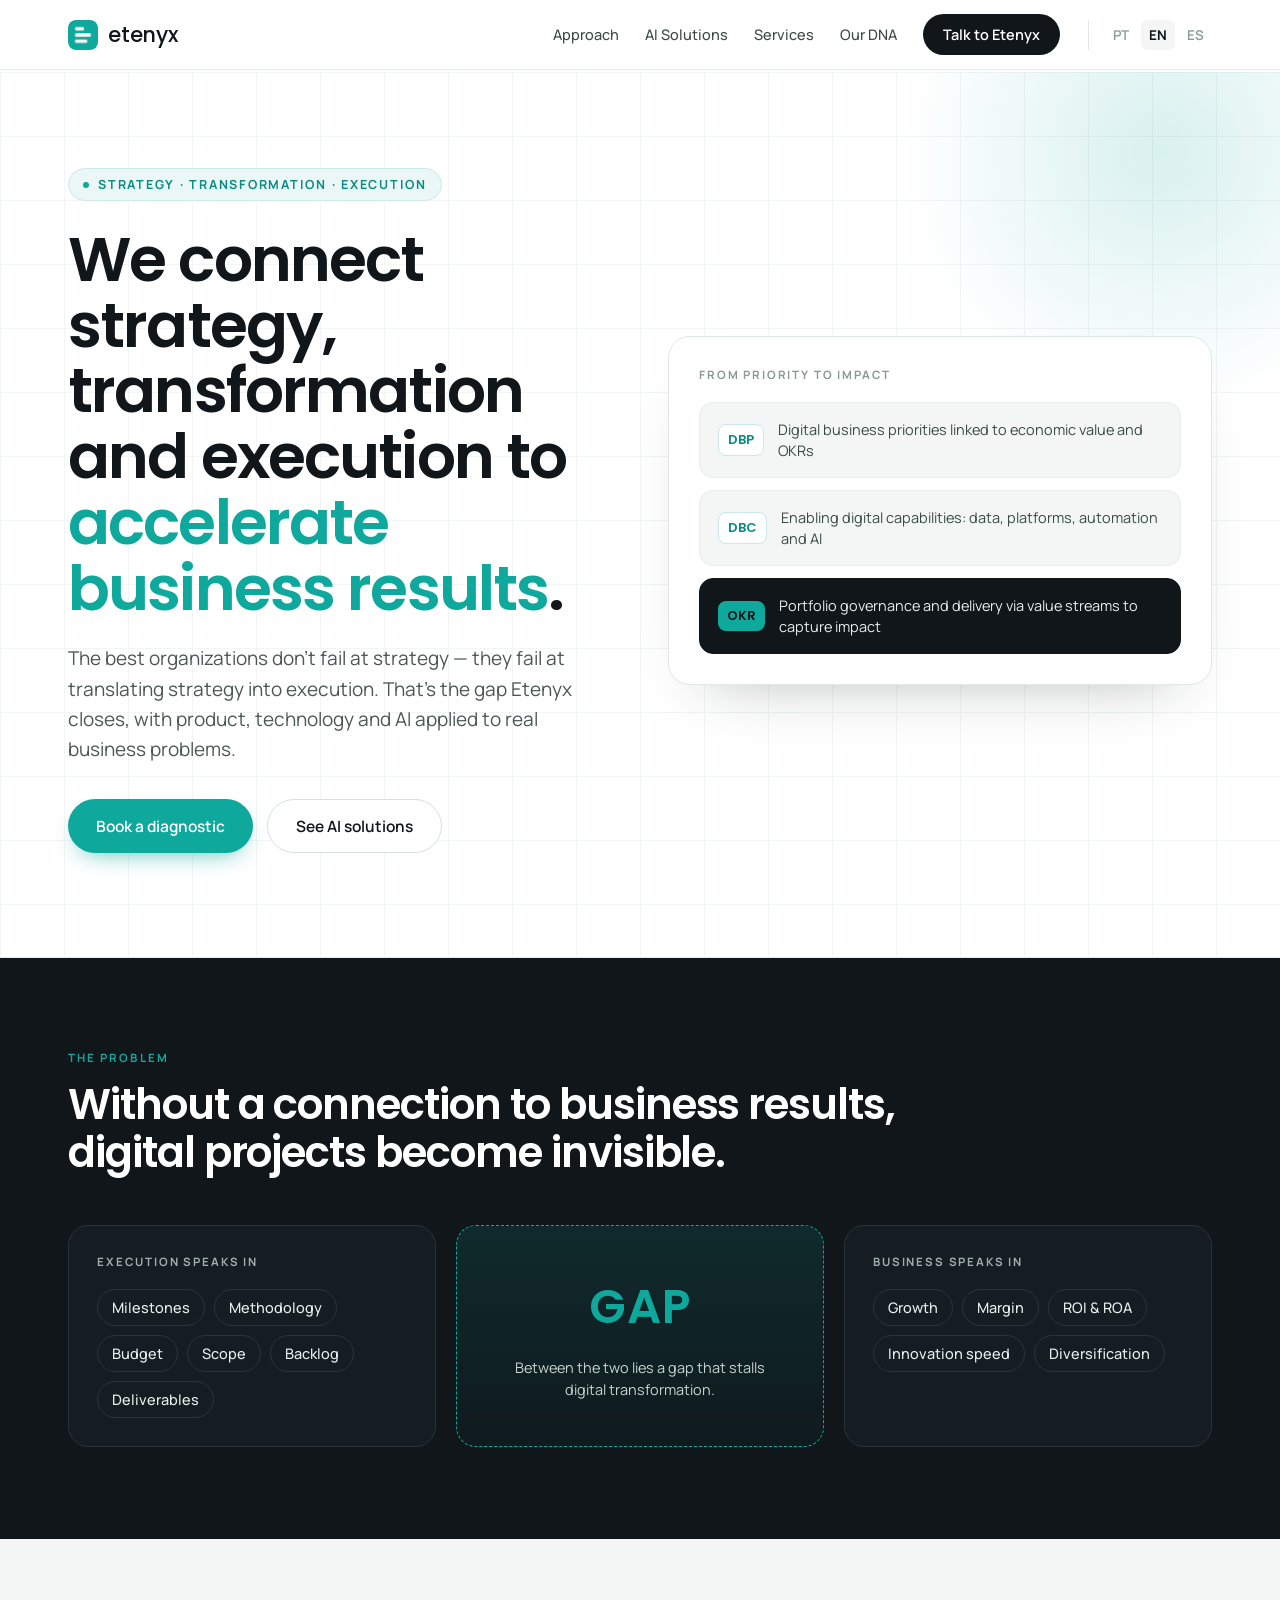
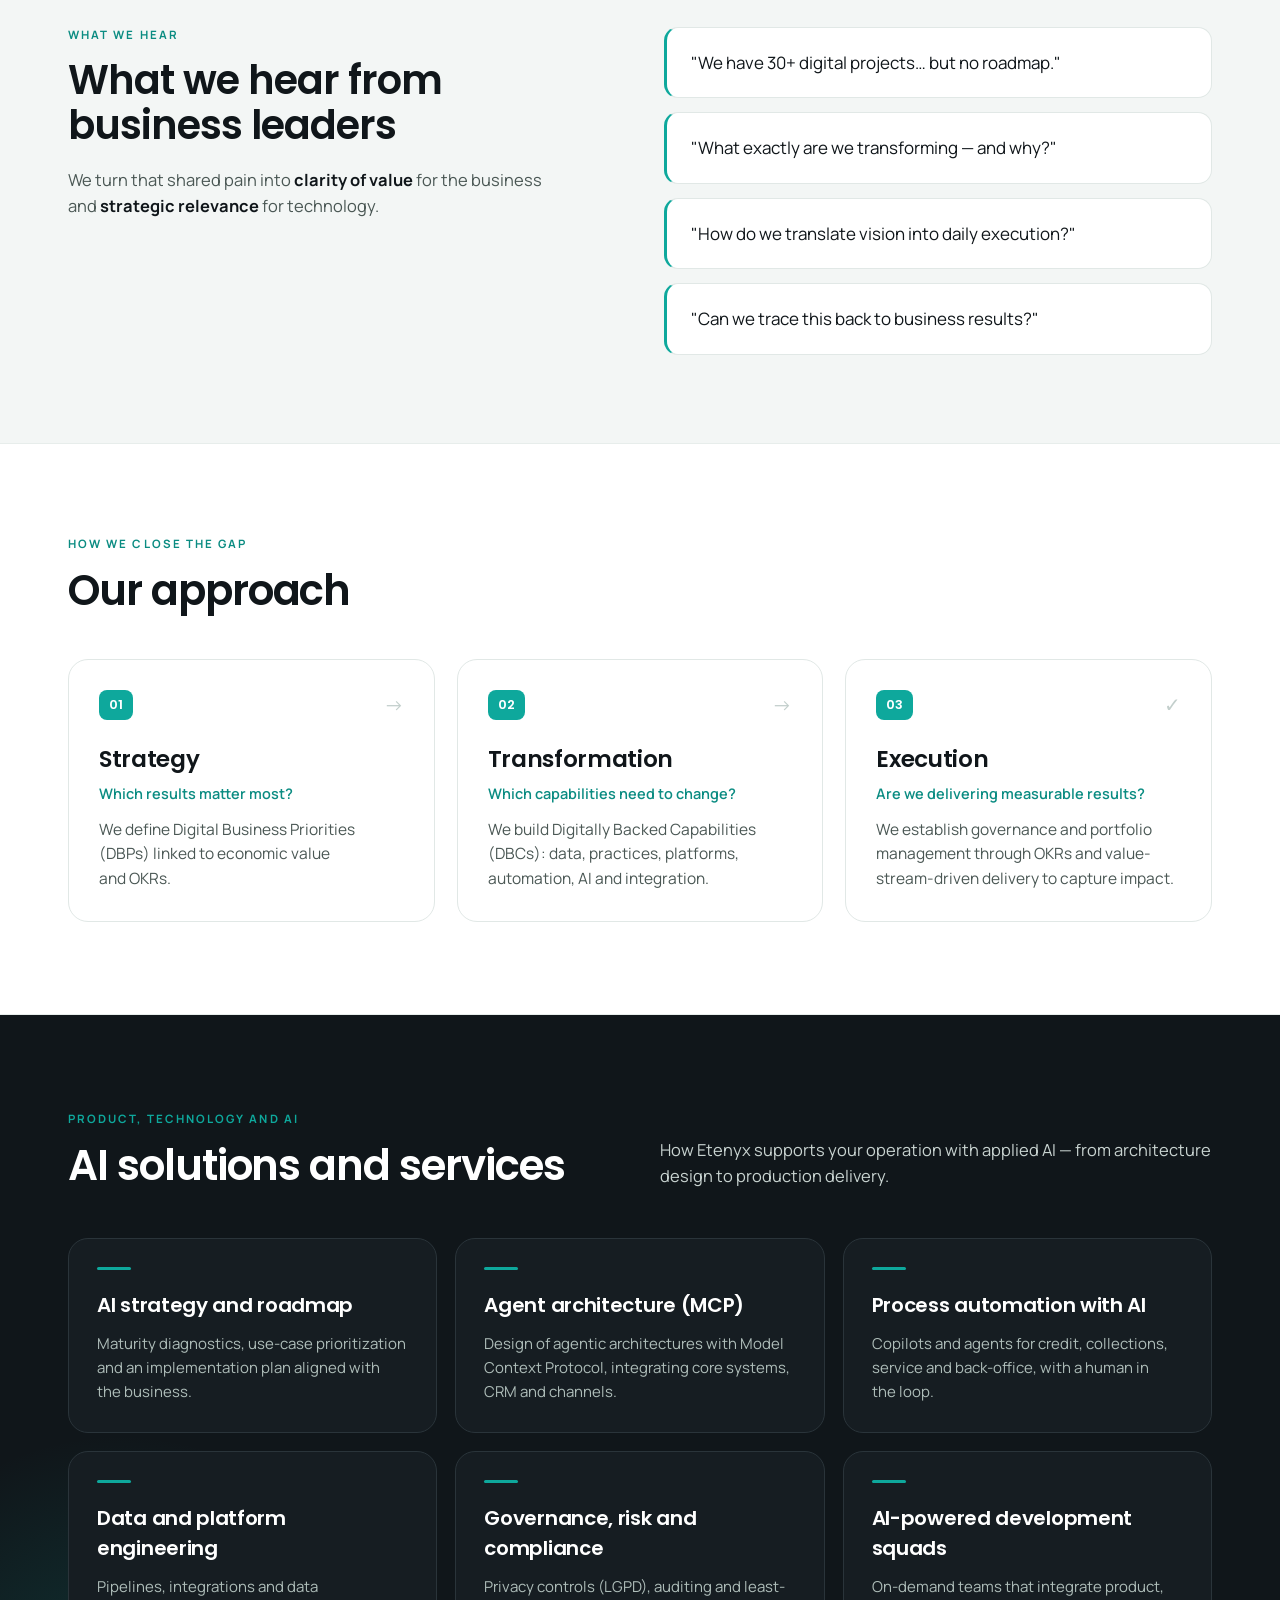
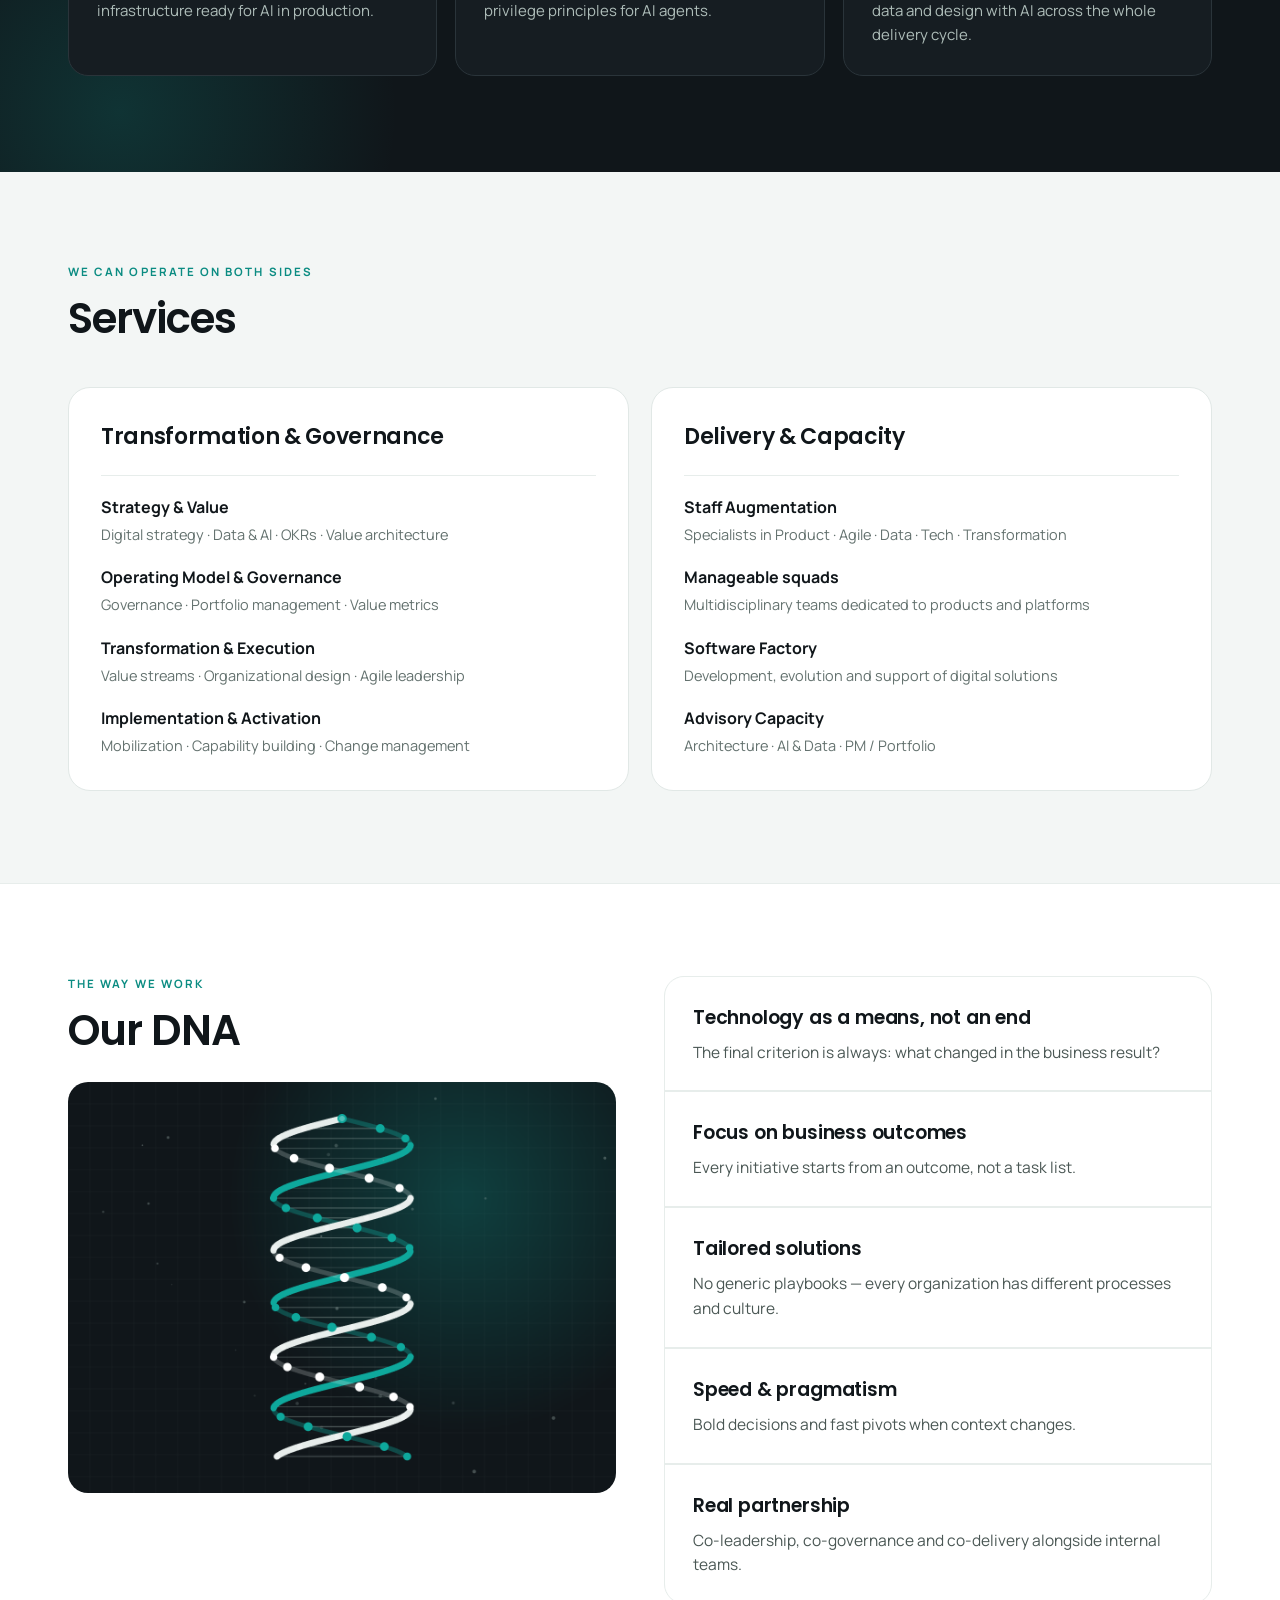
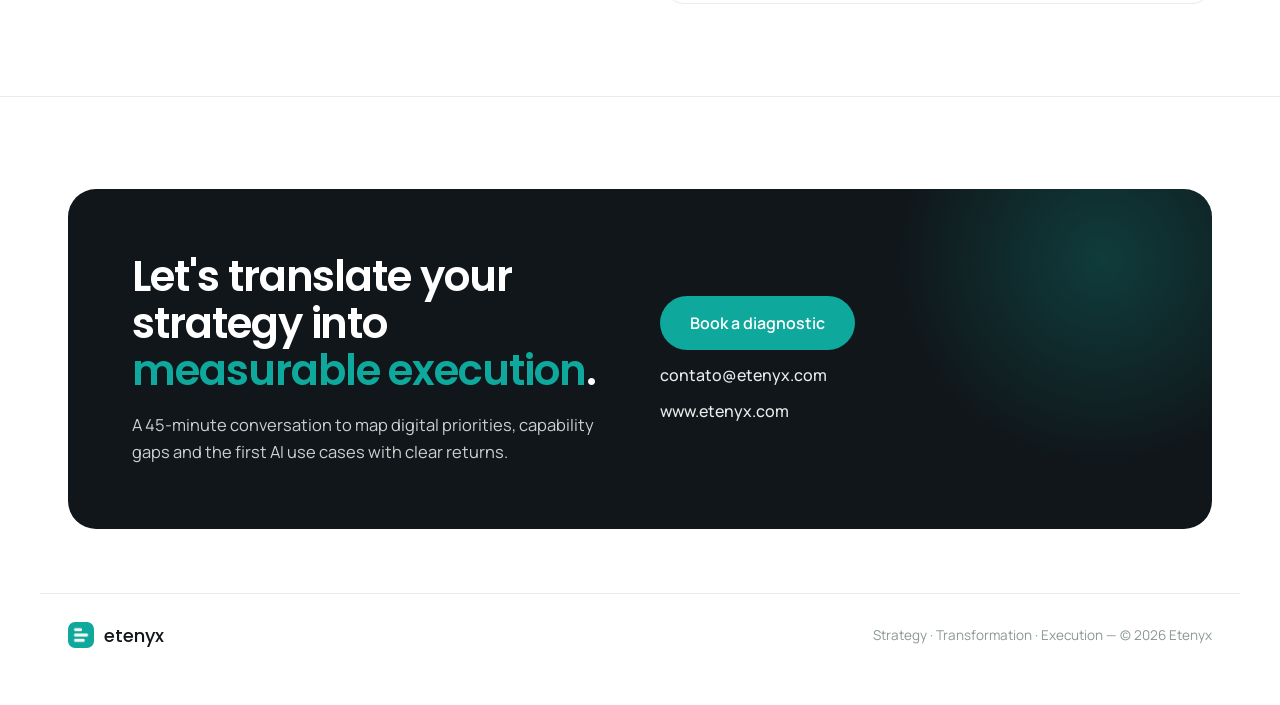
<file: index.html>
<!DOCTYPE html>
<html lang="pt-BR">
<head>
<meta charset="utf-8">
<meta name="viewport" content="width=device-width, initial-scale=1">
<title>Etenyx</title>
<meta http-equiv="refresh" content="0; url=pt/">
<link rel="icon" type="image/png" href="assets/etenyx-mark.png">
<script src="js/redirect.js" defer></script>
</head>
<body style="margin:0; display:flex; align-items:center; justify-content:center; min-height:100vh; font-family:Manrope, Helvetica, sans-serif; background:#FFFFFF; color:#10161A">
  <p>
    Redirecionando… /
    Redirecting… /
    Redirigiendo…
    <a href="pt/">PT</a> · <a href="en/">EN</a> · <a href="es/">ES</a>
  </p>
</body>
</html>
</file>
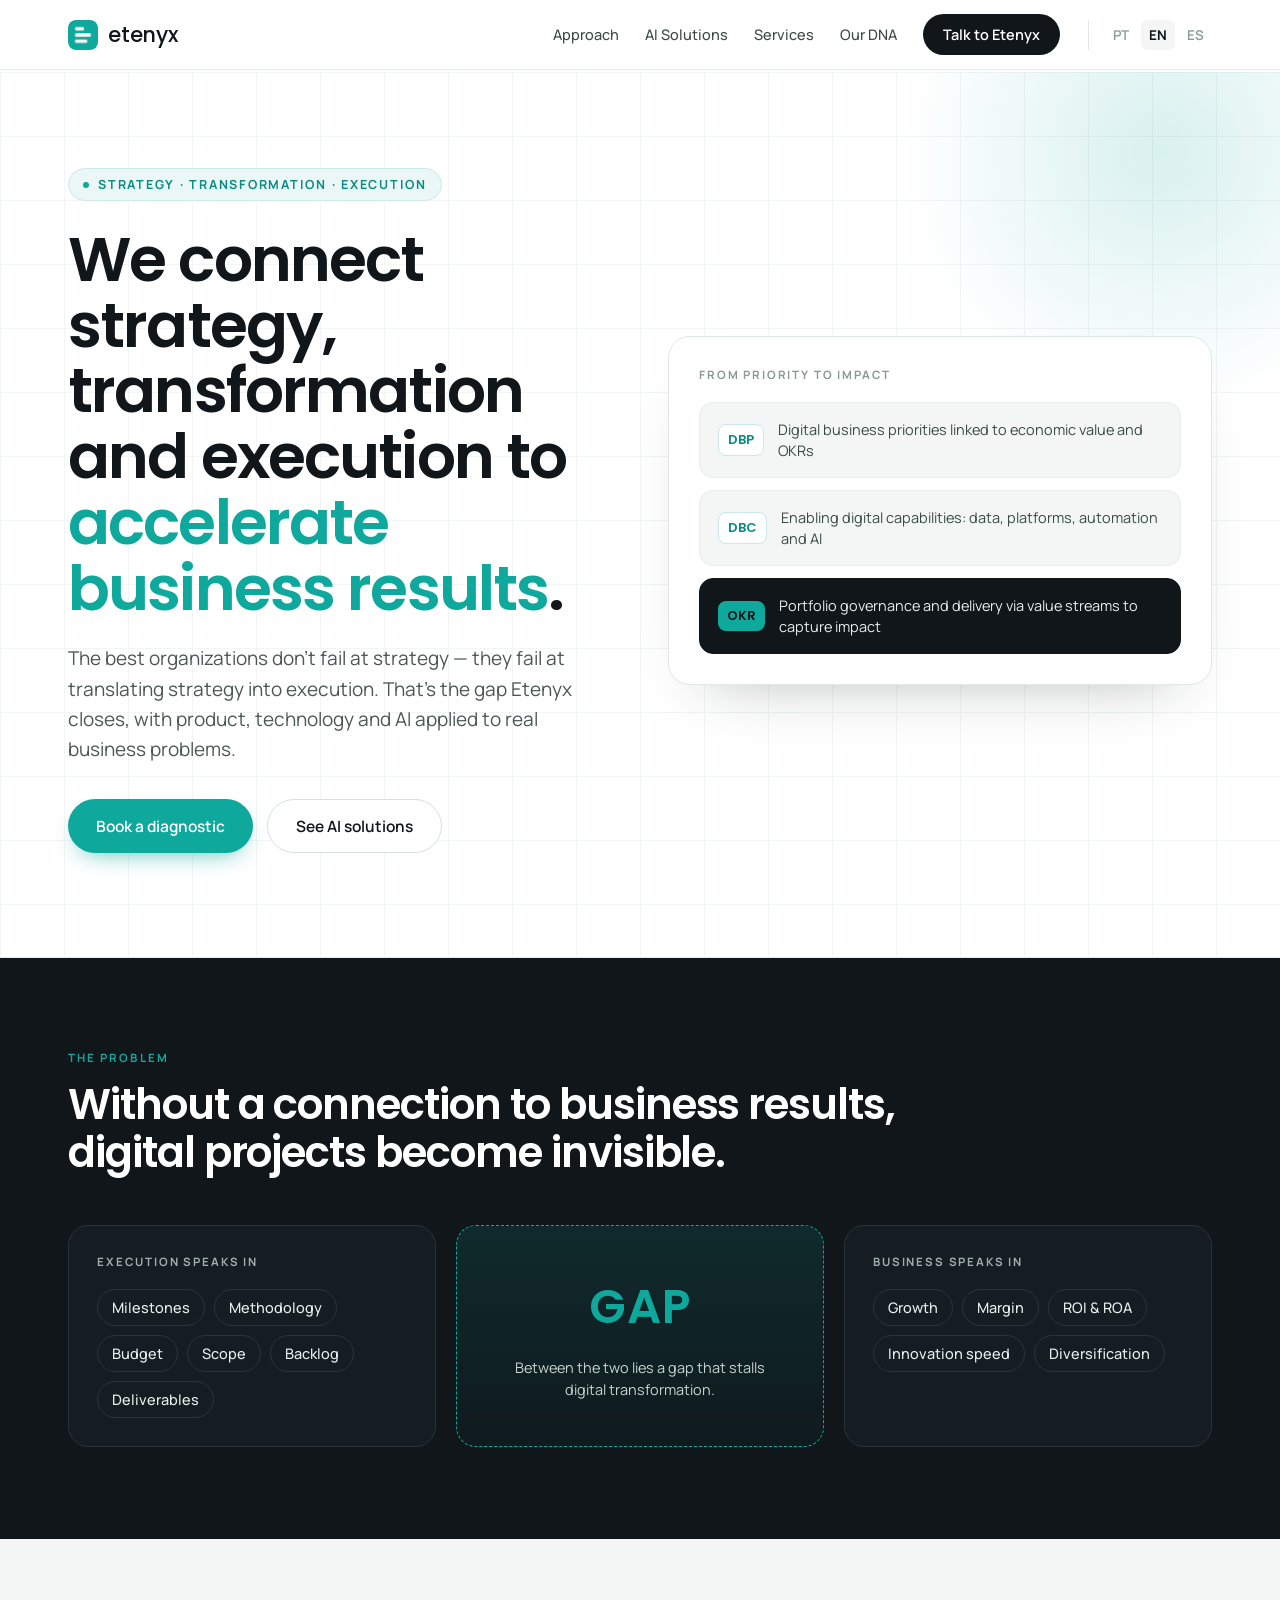
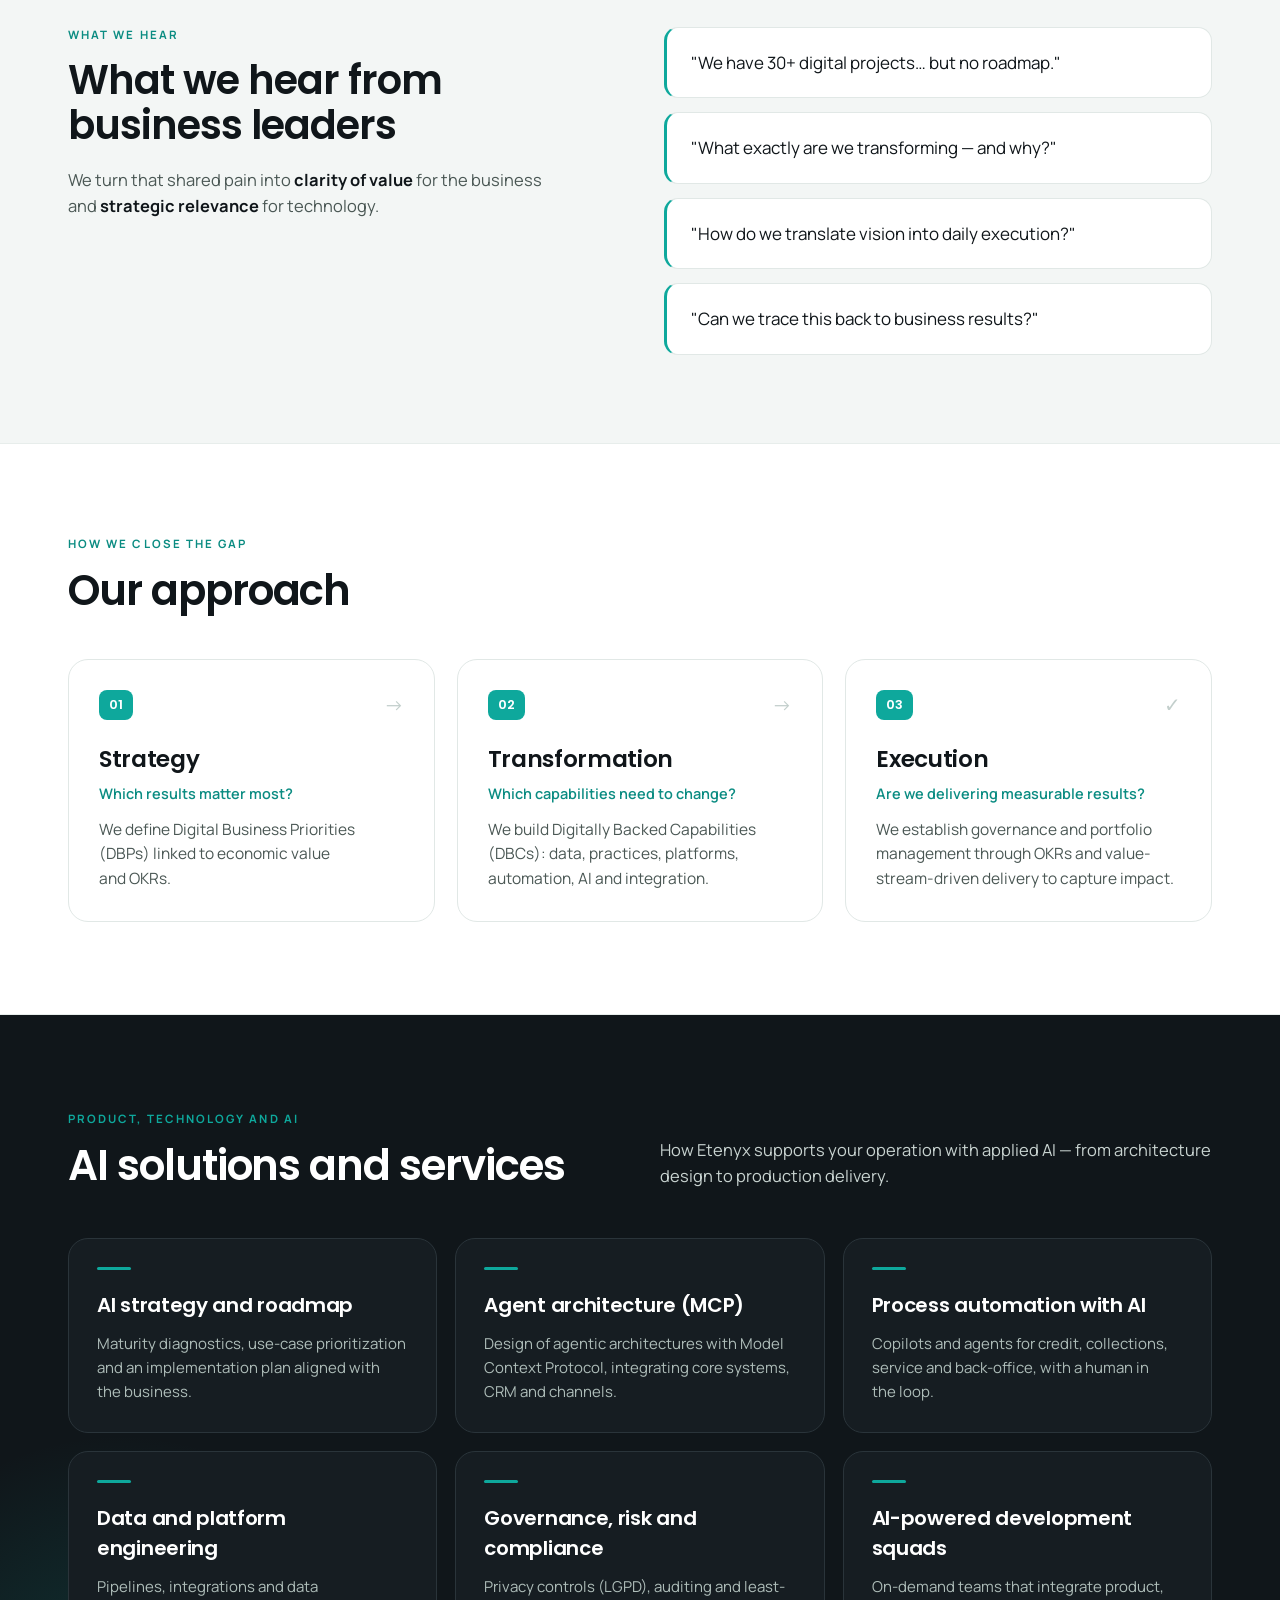
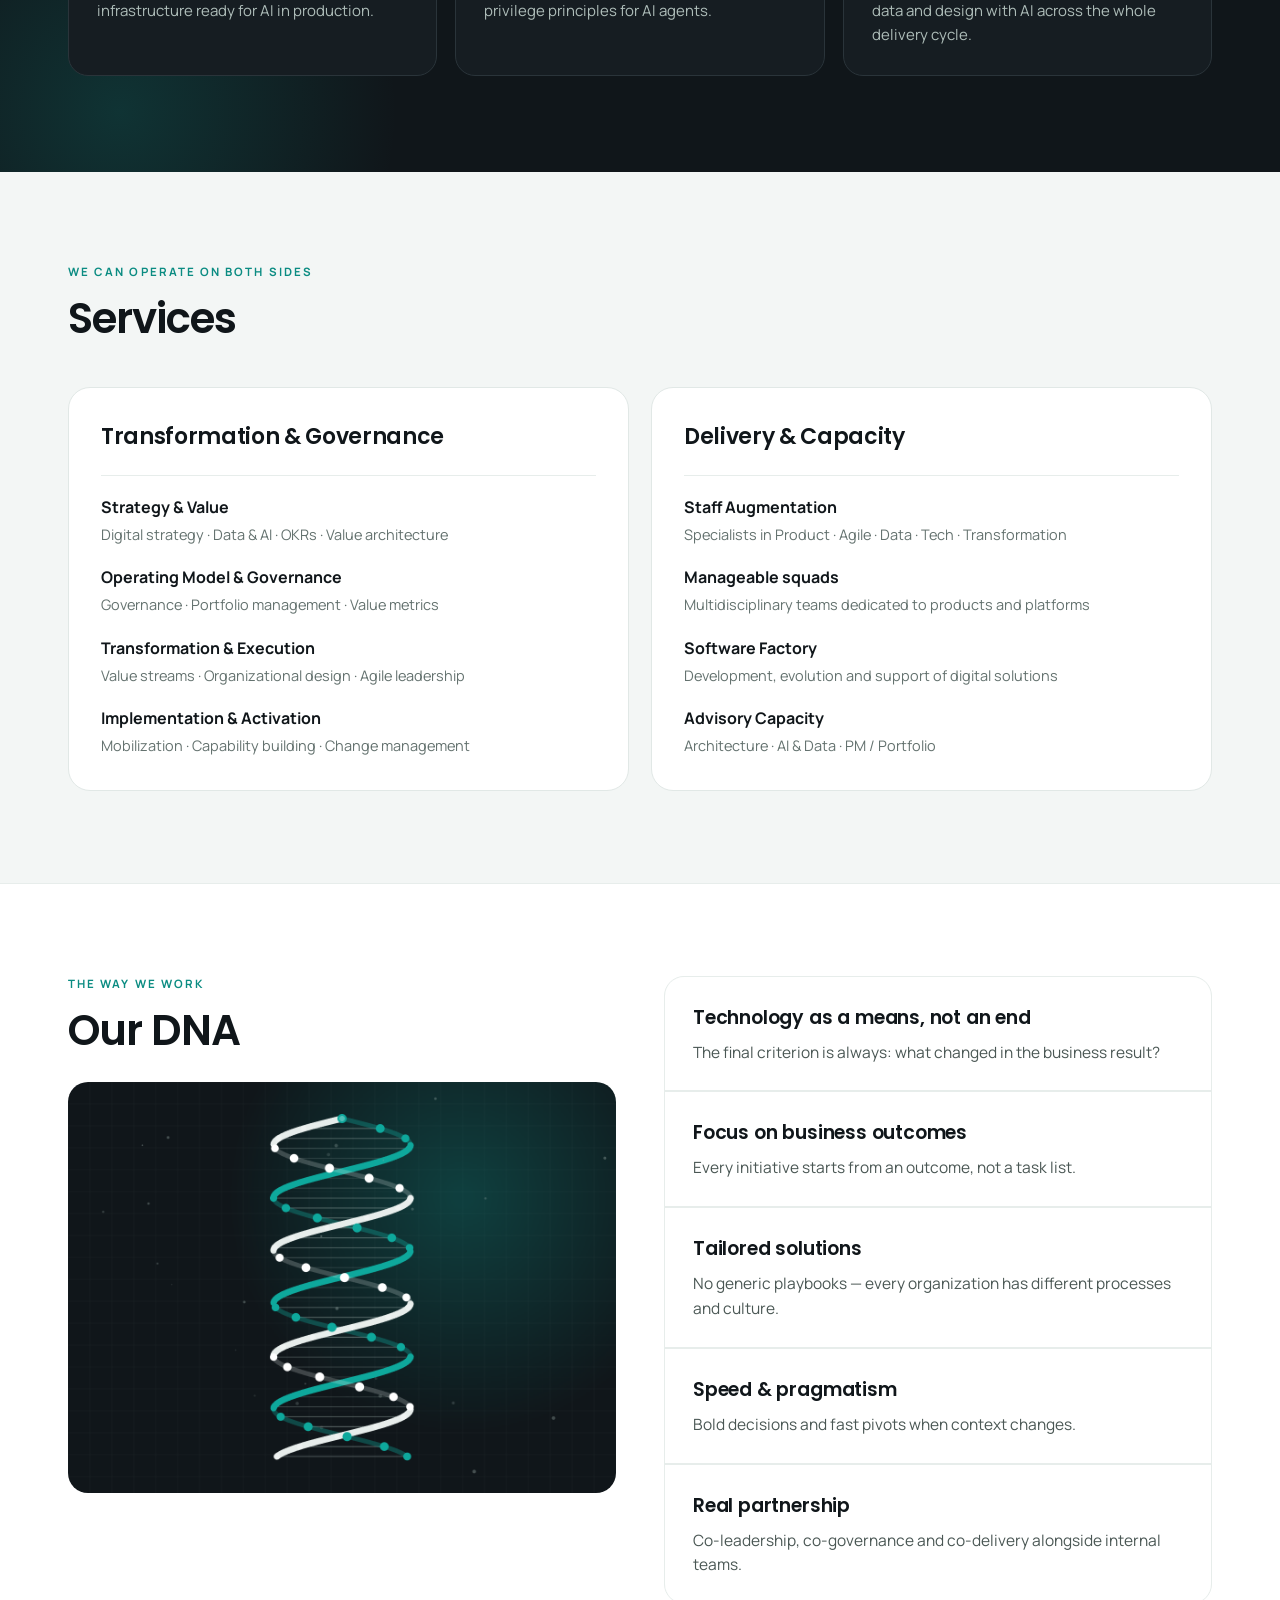
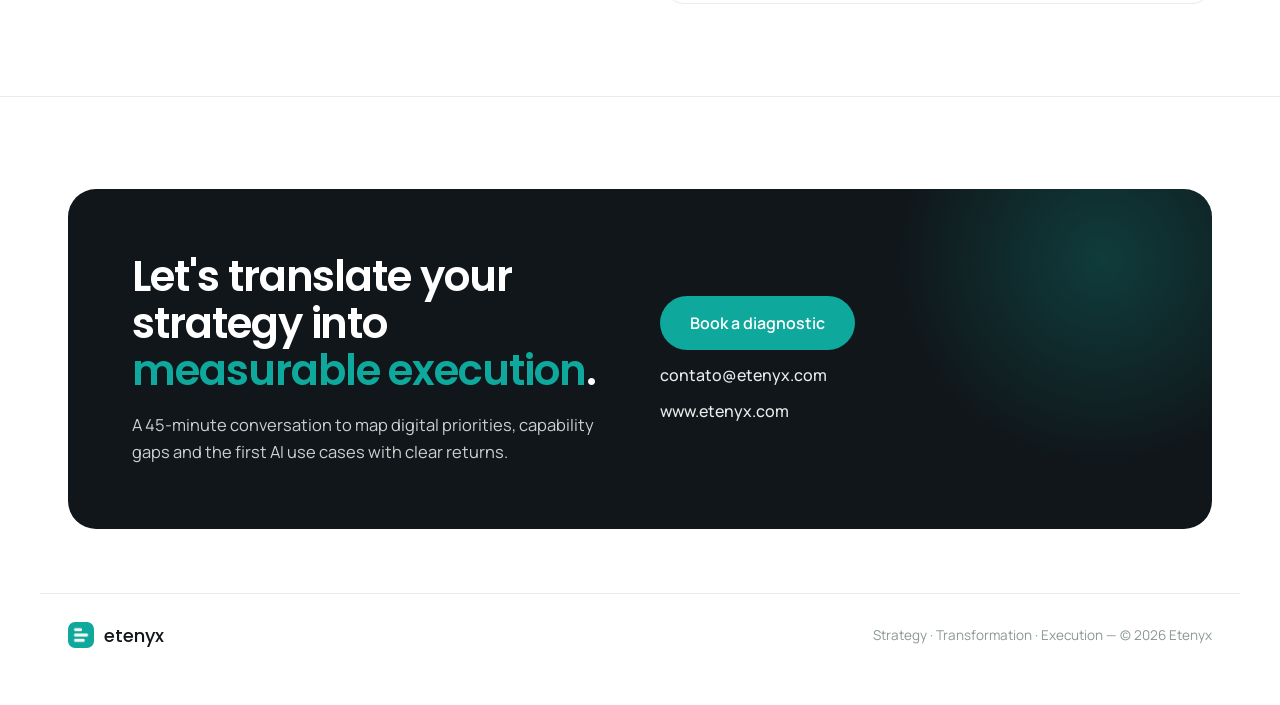
<file: en/index.html>
<!DOCTYPE html>
<html lang="en">
<head>
<meta charset="utf-8">
<meta name="viewport" content="width=device-width, initial-scale=1">
<title>Etenyx — Strategy, Transformation and Execution with Applied AI</title>
<meta name="description" content="Consulting that connects strategy, digital transformation and execution with product, technology and AI applied to business results.">
<link rel="icon" type="image/png" href="../assets/etenyx-mark.png">
<link rel="preconnect" href="https://fonts.googleapis.com">
<link rel="preconnect" href="https://fonts.gstatic.com" crossorigin>
<link href="https://fonts.googleapis.com/css2?family=Poppins:wght@400;500;600&family=Manrope:wght@400;500;600;700&display=swap" rel="stylesheet">
<link rel="stylesheet" href="../css/style.css">
</head>
<body>

<div style="width:100%; overflow-x:hidden">

  <header style="position:fixed; top:0; left:0; right:0; width:100%; z-index:50; background:rgba(255,255,255,0.86); backdrop-filter:blur(14px); border-bottom:1px solid #E7EDEB">
    <div style="max-width:1200px; margin:0 auto; padding:14px 28px; display:flex; align-items:center; gap:28px">
      <a href="#topo" style="display:flex; align-items:center; gap:10px; margin-right:auto">
        <img src="../assets/etenyx-mark.png" alt="Etenyx" style="width:30px; height:30px; border-radius:8px; display:block" />
        <span style="font-family:Poppins, sans-serif; font-weight:500; font-size:21px; letter-spacing:-0.01em; color:#10161A">etenyx</span>
      </a>
      <nav style="display:flex; align-items:center; gap:26px; flex-wrap:wrap">
        <a href="#abordagem" style="font-size:14.5px; font-weight:500; color:#3B4A47" style-hover="color:#0EA89C">Approach</a>
        <a href="#ia" style="font-size:14.5px; font-weight:500; color:#3B4A47" style-hover="color:#0EA89C">AI Solutions</a>
        <a href="#servicos" style="font-size:14.5px; font-weight:500; color:#3B4A47" style-hover="color:#0EA89C">Services</a>
        <a href="#dna" style="font-size:14.5px; font-weight:500; color:#3B4A47" style-hover="color:#0EA89C">Our DNA</a>
        <button type="button" data-open-modal style="display:inline-flex; align-items:center; gap:8px; background:#10161A; color:#FFFFFF; font-size:14.5px; font-weight:600; padding:11px 20px; border-radius:999px" style-hover="background:#0EA89C; color:#FFFFFF">Talk to Etenyx</button>
        <div style="display:flex; align-items:center; gap:4px; border-left:1px solid #E1E8E6; padding-left:16px; margin-left:2px">
          <a href="../pt/" style="font-size:13.5px; font-weight:600; color:#8A9895; padding:6px 8px; border-radius:7px" style-hover="color:#0B8C82; background:#F3F6F5">PT</a>
          <span style="font-size:13.5px; font-weight:700; color:#10161A; padding:6px 8px; border-radius:7px; background:#F3F6F5">EN</span>
          <a href="../es/" style="font-size:13.5px; font-weight:600; color:#8A9895; padding:6px 8px; border-radius:7px" style-hover="color:#0B8C82; background:#F3F6F5">ES</a>
        </div>
      </nav>
    </div>
  </header>
  <div style="height:72px"></div>

  <section id="topo" style="position:relative; background:#FFFFFF; border-bottom:1px solid #E7EDEB; overflow:hidden">
    <div style="position:absolute; inset:0; background-image:linear-gradient(#F1F5F4 1px, transparent 1px), linear-gradient(90deg, #F1F5F4 1px, transparent 1px); background-size:64px 64px; opacity:0.9"></div>
    <div style="position:absolute; top:-180px; right:-140px; width:520px; height:520px; border-radius:50%; background:radial-gradient(circle, rgba(14,168,156,0.16), rgba(14,168,156,0) 70%)"></div>
    <div style="position:relative; max-width:1200px; margin:0 auto; padding:96px 28px 104px; display:grid; grid-template-columns:repeat(auto-fit, minmax(340px, 1fr)); gap:56px; align-items:center">
      <div style="min-width:0">
        <div style="display:inline-flex; align-items:center; gap:9px; background:#EAF7F6; border:1px solid #CBE9E6; color:#0B8C82; font-size:12.5px; font-weight:700; letter-spacing:0.14em; text-transform:uppercase; padding:7px 14px; border-radius:999px">
          <span style="width:6px; height:6px; border-radius:50%; background:#0EA89C; display:block"></span>
          Strategy · Transformation · Execution
        </div>
        <h1 style="font-family:Poppins, sans-serif; font-weight:600; font-size:clamp(38px, 5vw, 62px); line-height:1.06; letter-spacing:-0.03em; margin-top:26px; text-wrap:pretty">
          We connect strategy, transformation and execution to <span style="color:#0EA89C">accelerate business results</span>.
        </h1>
        <p style="font-size:clamp(16.5px, 1.5vw, 19px); line-height:1.6; color:#4A5754; max-width:34em; margin-top:22px; text-wrap:pretty">
          The best organizations don't fail at strategy — they fail at translating strategy into execution. That's the gap Etenyx closes, with product, technology and AI applied to real business problems.
        </p>
        <div style="display:flex; flex-wrap:wrap; gap:14px; margin-top:34px">
          <button type="button" data-open-modal style="display:inline-flex; align-items:center; background:#0EA89C; color:#FFFFFF; font-size:15.5px; font-weight:600; padding:15px 28px; border-radius:999px; box-shadow:0 10px 24px -12px rgba(14,168,156,0.8)" style-hover="background:#0B8C82; color:#FFFFFF">Book a diagnostic</button>
          <a href="#ia" style="display:inline-flex; align-items:center; background:#FFFFFF; color:#10161A; font-size:15.5px; font-weight:600; padding:15px 28px; border-radius:999px; border:1px solid #D8E0DE" style-hover="border-color:#0EA89C; color:#0B8C82">See AI solutions</a>
        </div>
      </div>

      <div style="min-width:0; background:#FFFFFF; border:1px solid #E1E8E6; border-radius:22px; padding:30px; box-shadow:0 30px 60px -40px rgba(16,22,26,0.35)">
        <div style="font-size:11.5px; font-weight:700; letter-spacing:0.16em; text-transform:uppercase; color:#8A9895">From priority to impact</div>
        <div style="display:grid; gap:12px; margin-top:20px">
          <div style="display:flex; align-items:center; gap:14px; padding:16px 18px; border-radius:14px; background:#F3F6F5; border:1px solid #E7EDEB">
            <span style="font-family:Poppins, sans-serif; font-size:13px; font-weight:600; color:#0B8C82; background:#FFFFFF; border:1px solid #CBE9E6; border-radius:8px; padding:5px 9px">DBP</span>
            <span style="font-size:14.5px; line-height:1.45; color:#3B4A47">Digital business priorities linked to economic value and OKRs</span>
          </div>
          <div style="display:flex; align-items:center; gap:14px; padding:16px 18px; border-radius:14px; background:#F3F6F5; border:1px solid #E7EDEB">
            <span style="font-family:Poppins, sans-serif; font-size:13px; font-weight:600; color:#0B8C82; background:#FFFFFF; border:1px solid #CBE9E6; border-radius:8px; padding:5px 9px">DBC</span>
            <span style="font-size:14.5px; line-height:1.45; color:#3B4A47">Enabling digital capabilities: data, platforms, automation and AI</span>
          </div>
          <div style="display:flex; align-items:center; gap:14px; padding:16px 18px; border-radius:14px; background:#10161A; border:1px solid #10161A">
            <span style="font-family:Poppins, sans-serif; font-size:13px; font-weight:600; color:#10161A; background:#0EA89C; border-radius:8px; padding:5px 9px">OKR</span>
            <span style="font-size:14.5px; line-height:1.45; color:#E7EDEB">Portfolio governance and delivery via value streams to capture impact</span>
          </div>
        </div>
      </div>
    </div>
  </section>

  <section style="background:#10161A; color:#FFFFFF">
    <div style="max-width:1200px; margin:0 auto; padding:92px 28px">
      <div style="font-size:11.5px; font-weight:700; letter-spacing:0.18em; text-transform:uppercase; color:#0EA89C">The problem</div>
      <h2 style="font-family:Poppins, sans-serif; font-weight:600; font-size:clamp(28px, 3.4vw, 42px); line-height:1.14; letter-spacing:-0.025em; margin-top:16px; max-width:22em; text-wrap:pretty">
        Without a connection to business results, digital projects become invisible.
      </h2>
      <div style="display:grid; grid-template-columns:repeat(auto-fit, minmax(260px, 1fr)); gap:20px; margin-top:48px; align-items:stretch">
        <div style="background:#161D22; border:1px solid #2A343A; border-radius:20px; padding:28px">
          <div style="font-size:11.5px; font-weight:700; letter-spacing:0.16em; text-transform:uppercase; color:#9FB0AC">Execution speaks in</div>
          <ul style="display:flex; flex-wrap:wrap; gap:9px; margin-top:20px">
            <li style="font-size:14.5px; font-weight:500; color:#E7EDEB; border:1px solid #2A343A; border-radius:999px; padding:8px 14px">Milestones</li>
            <li style="font-size:14.5px; font-weight:500; color:#E7EDEB; border:1px solid #2A343A; border-radius:999px; padding:8px 14px">Methodology</li>
            <li style="font-size:14.5px; font-weight:500; color:#E7EDEB; border:1px solid #2A343A; border-radius:999px; padding:8px 14px">Budget</li>
            <li style="font-size:14.5px; font-weight:500; color:#E7EDEB; border:1px solid #2A343A; border-radius:999px; padding:8px 14px">Scope</li>
            <li style="font-size:14.5px; font-weight:500; color:#E7EDEB; border:1px solid #2A343A; border-radius:999px; padding:8px 14px">Backlog</li>
            <li style="font-size:14.5px; font-weight:500; color:#E7EDEB; border:1px solid #2A343A; border-radius:999px; padding:8px 14px">Deliverables</li>
          </ul>
        </div>
        <div style="display:flex; flex-direction:column; align-items:center; justify-content:center; gap:14px; background:linear-gradient(180deg, rgba(14,168,156,0.14), rgba(14,168,156,0.03)); border:1px dashed #0EA89C; border-radius:20px; padding:28px">
          <div style="font-family:Poppins, sans-serif; font-weight:600; font-size:clamp(34px, 4vw, 48px); letter-spacing:0.02em; color:#0EA89C">GAP</div>
          <p style="font-size:14.5px; line-height:1.5; color:#C8D3D0; text-align:center; max-width:20em">Between the two lies a gap that stalls digital transformation.</p>
        </div>
        <div style="background:#161D22; border:1px solid #2A343A; border-radius:20px; padding:28px">
          <div style="font-size:11.5px; font-weight:700; letter-spacing:0.16em; text-transform:uppercase; color:#9FB0AC">Business speaks in</div>
          <ul style="display:flex; flex-wrap:wrap; gap:9px; margin-top:20px">
            <li style="font-size:14.5px; font-weight:500; color:#E7EDEB; border:1px solid #2A343A; border-radius:999px; padding:8px 14px">Growth</li>
            <li style="font-size:14.5px; font-weight:500; color:#E7EDEB; border:1px solid #2A343A; border-radius:999px; padding:8px 14px">Margin</li>
            <li style="font-size:14.5px; font-weight:500; color:#E7EDEB; border:1px solid #2A343A; border-radius:999px; padding:8px 14px">ROI &amp; ROA</li>
            <li style="font-size:14.5px; font-weight:500; color:#E7EDEB; border:1px solid #2A343A; border-radius:999px; padding:8px 14px">Innovation speed</li>
            <li style="font-size:14.5px; font-weight:500; color:#E7EDEB; border:1px solid #2A343A; border-radius:999px; padding:8px 14px">Diversification</li>
          </ul>
        </div>
      </div>
    </div>
  </section>

  <section style="background:#F3F6F5; border-bottom:1px solid #E7EDEB">
    <div style="max-width:1200px; margin:0 auto; padding:88px 28px">
      <div style="display:grid; grid-template-columns:repeat(auto-fit, minmax(300px, 1fr)); gap:48px; align-items:start">
        <div style="min-width:0">
          <div style="font-size:11.5px; font-weight:700; letter-spacing:0.18em; text-transform:uppercase; color:#0B8C82">What we hear</div>
          <h2 style="font-family:Poppins, sans-serif; font-weight:600; font-size:clamp(28px, 3.2vw, 40px); line-height:1.14; letter-spacing:-0.025em; margin-top:16px; text-wrap:pretty">
            What we hear from business leaders
          </h2>
          <p style="font-size:16.5px; line-height:1.6; color:#4A5754; margin-top:18px; max-width:30em; text-wrap:pretty">
            We turn that shared pain into <strong style="font-weight:700; color:#10161A">clarity of value</strong> for the business and <strong style="font-weight:700; color:#10161A">strategic relevance</strong> for technology.
          </p>
        </div>
        <div style="display:grid; gap:14px; min-width:0">
          <blockquote style="margin:0; background:#FFFFFF; border:1px solid #E1E8E6; border-left:3px solid #0EA89C; border-radius:14px; padding:22px 24px; font-size:17px; line-height:1.5; color:#10161A">"We have 30+ digital projects… but no roadmap."</blockquote>
          <blockquote style="margin:0; background:#FFFFFF; border:1px solid #E1E8E6; border-left:3px solid #0EA89C; border-radius:14px; padding:22px 24px; font-size:17px; line-height:1.5; color:#10161A">"What exactly are we transforming — and why?"</blockquote>
          <blockquote style="margin:0; background:#FFFFFF; border:1px solid #E1E8E6; border-left:3px solid #0EA89C; border-radius:14px; padding:22px 24px; font-size:17px; line-height:1.5; color:#10161A">"How do we translate vision into daily execution?"</blockquote>
          <blockquote style="margin:0; background:#FFFFFF; border:1px solid #E1E8E6; border-left:3px solid #0EA89C; border-radius:14px; padding:22px 24px; font-size:17px; line-height:1.5; color:#10161A">"Can we trace this back to business results?"</blockquote>
        </div>
      </div>
    </div>
  </section>

  <section id="abordagem" style="background:#FFFFFF; border-bottom:1px solid #E7EDEB">
    <div style="max-width:1200px; margin:0 auto; padding:92px 28px">
      <div style="font-size:11.5px; font-weight:700; letter-spacing:0.18em; text-transform:uppercase; color:#0B8C82">How we close the gap</div>
      <h2 style="font-family:Poppins, sans-serif; font-weight:600; font-size:clamp(28px, 3.4vw, 42px); line-height:1.14; letter-spacing:-0.025em; margin-top:16px">Our approach</h2>
      <div style="display:grid; grid-template-columns:repeat(auto-fit, minmax(290px, 1fr)); gap:22px; margin-top:44px">
        <div style="background:#FFFFFF; border:1px solid #E1E8E6; border-radius:20px; padding:30px" style-hover="border-color:#0EA89C; box-shadow:0 24px 44px -34px rgba(14,168,156,0.55)">
          <div style="display:flex; align-items:center; justify-content:space-between">
            <span style="font-family:Poppins, sans-serif; font-weight:600; font-size:13px; color:#FFFFFF; background:#0EA89C; border-radius:8px; padding:5px 10px">01</span>
            <span style="font-size:20px; color:#C3CFCC">→</span>
          </div>
          <h3 style="font-family:Poppins, sans-serif; font-weight:600; font-size:23px; letter-spacing:-0.015em; margin-top:22px">Strategy</h3>
          <p style="font-size:14.5px; font-weight:600; color:#0B8C82; margin-top:8px">Which results matter most?</p>
          <p style="font-size:15.5px; line-height:1.6; color:#4A5754; margin-top:14px; text-wrap:pretty">We define Digital Business Priorities (DBPs) linked to economic value and OKRs.</p>
        </div>
        <div style="background:#FFFFFF; border:1px solid #E1E8E6; border-radius:20px; padding:30px" style-hover="border-color:#0EA89C; box-shadow:0 24px 44px -34px rgba(14,168,156,0.55)">
          <div style="display:flex; align-items:center; justify-content:space-between">
            <span style="font-family:Poppins, sans-serif; font-weight:600; font-size:13px; color:#FFFFFF; background:#0EA89C; border-radius:8px; padding:5px 10px">02</span>
            <span style="font-size:20px; color:#C3CFCC">→</span>
          </div>
          <h3 style="font-family:Poppins, sans-serif; font-weight:600; font-size:23px; letter-spacing:-0.015em; margin-top:22px">Transformation</h3>
          <p style="font-size:14.5px; font-weight:600; color:#0B8C82; margin-top:8px">Which capabilities need to change?</p>
          <p style="font-size:15.5px; line-height:1.6; color:#4A5754; margin-top:14px; text-wrap:pretty">We build Digitally Backed Capabilities (DBCs): data, practices, platforms, automation, AI and integration.</p>
        </div>
        <div style="background:#FFFFFF; border:1px solid #E1E8E6; border-radius:20px; padding:30px" style-hover="border-color:#0EA89C; box-shadow:0 24px 44px -34px rgba(14,168,156,0.55)">
          <div style="display:flex; align-items:center; justify-content:space-between">
            <span style="font-family:Poppins, sans-serif; font-weight:600; font-size:13px; color:#FFFFFF; background:#0EA89C; border-radius:8px; padding:5px 10px">03</span>
            <span style="font-size:20px; color:#C3CFCC">✓</span>
          </div>
          <h3 style="font-family:Poppins, sans-serif; font-weight:600; font-size:23px; letter-spacing:-0.015em; margin-top:22px">Execution</h3>
          <p style="font-size:14.5px; font-weight:600; color:#0B8C82; margin-top:8px">Are we delivering measurable results?</p>
          <p style="font-size:15.5px; line-height:1.6; color:#4A5754; margin-top:14px; text-wrap:pretty">We establish governance and portfolio management through OKRs and value-stream-driven delivery to capture impact.</p>
        </div>
      </div>
    </div>
  </section>

  <section id="ia" style="background:#10161A; color:#FFFFFF; position:relative; overflow:hidden">
    <div style="position:absolute; bottom:-220px; left:-160px; width:560px; height:560px; border-radius:50%; background:radial-gradient(circle, rgba(14,168,156,0.20), rgba(14,168,156,0) 70%)"></div>
    <div style="position:relative; max-width:1200px; margin:0 auto; padding:96px 28px">
      <div style="display:grid; grid-template-columns:repeat(auto-fit, minmax(300px, 1fr)); gap:40px; align-items:end">
        <div style="min-width:0">
          <div style="font-size:11.5px; font-weight:700; letter-spacing:0.18em; text-transform:uppercase; color:#0EA89C">Product, technology and AI</div>
          <h2 style="font-family:Poppins, sans-serif; font-weight:600; font-size:clamp(28px, 3.4vw, 42px); line-height:1.14; letter-spacing:-0.025em; margin-top:16px">AI solutions and services</h2>
        </div>
        <p style="font-size:16.5px; line-height:1.6; color:#C8D3D0; max-width:34em; min-width:0; text-wrap:pretty">
          How Etenyx supports your operation with applied AI — from architecture design to production delivery.
        </p>
      </div>

      <div style="display:grid; grid-template-columns:repeat(auto-fit, minmax(290px, 1fr)); gap:18px; margin-top:48px">
        <div style="background:#161D22; border:1px solid #2A343A; border-radius:20px; padding:28px" style-hover="border-color:#0EA89C; background:#1A2328">
          <div style="width:34px; height:3px; background:#0EA89C; border-radius:999px"></div>
          <h3 style="font-family:Poppins, sans-serif; font-weight:600; font-size:20px; letter-spacing:-0.015em; margin-top:20px">AI strategy and roadmap</h3>
          <p style="font-size:15px; line-height:1.6; color:#AEBDB9; margin-top:12px; text-wrap:pretty">Maturity diagnostics, use-case prioritization and an implementation plan aligned with the business.</p>
        </div>
        <div style="background:#161D22; border:1px solid #2A343A; border-radius:20px; padding:28px" style-hover="border-color:#0EA89C; background:#1A2328">
          <div style="width:34px; height:3px; background:#0EA89C; border-radius:999px"></div>
          <h3 style="font-family:Poppins, sans-serif; font-weight:600; font-size:20px; letter-spacing:-0.015em; margin-top:20px">Agent architecture (MCP)</h3>
          <p style="font-size:15px; line-height:1.6; color:#AEBDB9; margin-top:12px; text-wrap:pretty">Design of agentic architectures with Model Context Protocol, integrating core systems, CRM and channels.</p>
        </div>
        <div style="background:#161D22; border:1px solid #2A343A; border-radius:20px; padding:28px" style-hover="border-color:#0EA89C; background:#1A2328">
          <div style="width:34px; height:3px; background:#0EA89C; border-radius:999px"></div>
          <h3 style="font-family:Poppins, sans-serif; font-weight:600; font-size:20px; letter-spacing:-0.015em; margin-top:20px">Process automation with AI</h3>
          <p style="font-size:15px; line-height:1.6; color:#AEBDB9; margin-top:12px; text-wrap:pretty">Copilots and agents for credit, collections, service and back-office, with a human in the loop.</p>
        </div>
        <div style="background:#161D22; border:1px solid #2A343A; border-radius:20px; padding:28px" style-hover="border-color:#0EA89C; background:#1A2328">
          <div style="width:34px; height:3px; background:#0EA89C; border-radius:999px"></div>
          <h3 style="font-family:Poppins, sans-serif; font-weight:600; font-size:20px; letter-spacing:-0.015em; margin-top:20px">Data and platform engineering</h3>
          <p style="font-size:15px; line-height:1.6; color:#AEBDB9; margin-top:12px; text-wrap:pretty">Pipelines, integrations and data infrastructure ready for AI in production.</p>
        </div>
        <div style="background:#161D22; border:1px solid #2A343A; border-radius:20px; padding:28px" style-hover="border-color:#0EA89C; background:#1A2328">
          <div style="width:34px; height:3px; background:#0EA89C; border-radius:999px"></div>
          <h3 style="font-family:Poppins, sans-serif; font-weight:600; font-size:20px; letter-spacing:-0.015em; margin-top:20px">Governance, risk and compliance</h3>
          <p style="font-size:15px; line-height:1.6; color:#AEBDB9; margin-top:12px; text-wrap:pretty">Privacy controls (LGPD), auditing and least-privilege principles for AI agents.</p>
        </div>
        <div style="background:#161D22; border:1px solid #2A343A; border-radius:20px; padding:28px" style-hover="border-color:#0EA89C; background:#1A2328">
          <div style="width:34px; height:3px; background:#0EA89C; border-radius:999px"></div>
          <h3 style="font-family:Poppins, sans-serif; font-weight:600; font-size:20px; letter-spacing:-0.015em; margin-top:20px">AI-powered development squads</h3>
          <p style="font-size:15px; line-height:1.6; color:#AEBDB9; margin-top:12px; text-wrap:pretty">On-demand teams that integrate product, data and design with AI across the whole delivery cycle.</p>
        </div>
      </div>
    </div>
  </section>

  <section id="servicos" style="background:#F3F6F5; border-bottom:1px solid #E7EDEB">
    <div style="max-width:1200px; margin:0 auto; padding:92px 28px">
      <div style="font-size:11.5px; font-weight:700; letter-spacing:0.18em; text-transform:uppercase; color:#0B8C82">We can operate on both sides</div>
      <h2 style="font-family:Poppins, sans-serif; font-weight:600; font-size:clamp(28px, 3.4vw, 42px); line-height:1.14; letter-spacing:-0.025em; margin-top:16px">Services</h2>

      <div style="display:grid; grid-template-columns:repeat(auto-fit, minmax(330px, 1fr)); gap:22px; margin-top:44px">
        <div style="background:#FFFFFF; border:1px solid #E1E8E6; border-radius:22px; padding:32px">
          <h3 style="font-family:Poppins, sans-serif; font-weight:600; font-size:22px; letter-spacing:-0.015em">Transformation &amp; Governance</h3>
          <div style="height:1px; background:#E7EDEB; margin:22px 0 4px"></div>
          <div style="display:grid; gap:20px; margin-top:20px">
            <div>
              <div style="font-size:16px; font-weight:700; color:#10161A">Strategy &amp; Value</div>
              <p style="font-size:14.5px; line-height:1.55; color:#64726F; margin-top:6px">Digital strategy · Data &amp; AI · OKRs · Value architecture</p>
            </div>
            <div>
              <div style="font-size:16px; font-weight:700; color:#10161A">Operating Model &amp; Governance</div>
              <p style="font-size:14.5px; line-height:1.55; color:#64726F; margin-top:6px">Governance · Portfolio management · Value metrics</p>
            </div>
            <div>
              <div style="font-size:16px; font-weight:700; color:#10161A">Transformation &amp; Execution</div>
              <p style="font-size:14.5px; line-height:1.55; color:#64726F; margin-top:6px">Value streams · Organizational design · Agile leadership</p>
            </div>
            <div>
              <div style="font-size:16px; font-weight:700; color:#10161A">Implementation &amp; Activation</div>
              <p style="font-size:14.5px; line-height:1.55; color:#64726F; margin-top:6px">Mobilization · Capability building · Change management</p>
            </div>
          </div>
        </div>
        <div style="background:#FFFFFF; border:1px solid #E1E8E6; border-radius:22px; padding:32px">
          <h3 style="font-family:Poppins, sans-serif; font-weight:600; font-size:22px; letter-spacing:-0.015em">Delivery &amp; Capacity</h3>
          <div style="height:1px; background:#E7EDEB; margin:22px 0 4px"></div>
          <div style="display:grid; gap:20px; margin-top:20px">
            <div>
              <div style="font-size:16px; font-weight:700; color:#10161A">Staff Augmentation</div>
              <p style="font-size:14.5px; line-height:1.55; color:#64726F; margin-top:6px">Specialists in Product · Agile · Data · Tech · Transformation</p>
            </div>
            <div>
              <div style="font-size:16px; font-weight:700; color:#10161A">Manageable squads</div>
              <p style="font-size:14.5px; line-height:1.55; color:#64726F; margin-top:6px">Multidisciplinary teams dedicated to products and platforms</p>
            </div>
            <div>
              <div style="font-size:16px; font-weight:700; color:#10161A">Software Factory</div>
              <p style="font-size:14.5px; line-height:1.55; color:#64726F; margin-top:6px">Development, evolution and support of digital solutions</p>
            </div>
            <div>
              <div style="font-size:16px; font-weight:700; color:#10161A">Advisory Capacity</div>
              <p style="font-size:14.5px; line-height:1.55; color:#64726F; margin-top:6px">Architecture · AI &amp; Data · PM / Portfolio</p>
            </div>
          </div>
        </div>
      </div>
    </div>
  </section>

  <section id="dna" style="background:#FFFFFF; border-bottom:1px solid #E7EDEB">
    <div style="max-width:1200px; margin:0 auto; padding:92px 28px">
      <div style="display:grid; grid-template-columns:repeat(auto-fit, minmax(300px, 1fr)); gap:48px; align-items:start">
        <div style="min-width:0">
          <div style="font-size:11.5px; font-weight:700; letter-spacing:0.18em; text-transform:uppercase; color:#0B8C82">The way we work</div>
          <h2 style="font-family:Poppins, sans-serif; font-weight:600; font-size:clamp(28px, 3.4vw, 42px); line-height:1.14; letter-spacing:-0.025em; margin-top:16px">Our DNA</h2>
          <div style="margin-top:28px; border-radius:20px; overflow:hidden; aspect-ratio:4 / 3">
            <img src="../assets/etenyx-dna-digital.png" alt="Digital DNA — concept image" style="width:100%; height:100%; object-fit:cover; display:block" />
          </div>
        </div>
        <div style="display:grid; gap:2px; min-width:0; border:1px solid #E7EDEB; border-radius:20px; overflow:hidden; background:#E7EDEB">
          <div style="background:#FFFFFF; padding:26px 28px">
            <h3 style="font-family:Poppins, sans-serif; font-weight:600; font-size:19px; letter-spacing:-0.01em">Technology as a means, not an end</h3>
            <p style="font-size:15.5px; line-height:1.6; color:#4A5754; margin-top:8px">The final criterion is always: what changed in the business result?</p>
          </div>
          <div style="background:#FFFFFF; padding:26px 28px">
            <h3 style="font-family:Poppins, sans-serif; font-weight:600; font-size:19px; letter-spacing:-0.01em">Focus on business outcomes</h3>
            <p style="font-size:15.5px; line-height:1.6; color:#4A5754; margin-top:8px">Every initiative starts from an outcome, not a task list.</p>
          </div>
          <div style="background:#FFFFFF; padding:26px 28px">
            <h3 style="font-family:Poppins, sans-serif; font-weight:600; font-size:19px; letter-spacing:-0.01em">Tailored solutions</h3>
            <p style="font-size:15.5px; line-height:1.6; color:#4A5754; margin-top:8px">No generic playbooks — every organization has different processes and culture.</p>
          </div>
          <div style="background:#FFFFFF; padding:26px 28px">
            <h3 style="font-family:Poppins, sans-serif; font-weight:600; font-size:19px; letter-spacing:-0.01em">Speed &amp; pragmatism</h3>
            <p style="font-size:15.5px; line-height:1.6; color:#4A5754; margin-top:8px">Bold decisions and fast pivots when context changes.</p>
          </div>
          <div style="background:#FFFFFF; padding:26px 28px">
            <h3 style="font-family:Poppins, sans-serif; font-weight:600; font-size:19px; letter-spacing:-0.01em">Real partnership</h3>
            <p style="font-size:15.5px; line-height:1.6; color:#4A5754; margin-top:8px">Co-leadership, co-governance and co-delivery alongside internal teams.</p>
          </div>
        </div>
      </div>
    </div>
  </section>

  <section id="contato" style="background:#FFFFFF">
    <div style="max-width:1200px; margin:0 auto; padding:92px 28px 28px">
      <div style="position:relative; overflow:hidden; background:#10161A; border-radius:28px; padding:clamp(36px, 5vw, 68px); color:#FFFFFF">
        <div style="position:absolute; top:-140px; right:-100px; width:420px; height:420px; border-radius:50%; background:radial-gradient(circle, rgba(14,168,156,0.26), rgba(14,168,156,0) 70%)"></div>
        <div style="position:relative; display:grid; grid-template-columns:repeat(auto-fit, minmax(300px, 1fr)); gap:40px; align-items:center">
          <div style="min-width:0">
            <h2 style="font-family:Poppins, sans-serif; font-weight:600; font-size:clamp(28px, 3.4vw, 42px); line-height:1.12; letter-spacing:-0.025em; text-wrap:pretty">
              Let's translate your strategy into <span style="color:#0EA89C">measurable execution</span>.
            </h2>
            <p style="font-size:16.5px; line-height:1.6; color:#C8D3D0; margin-top:18px; max-width:32em">
              A 45-minute conversation to map digital priorities, capability gaps and the first AI use cases with clear returns.
            </p>
          </div>
          <div style="min-width:0; display:grid; gap:14px; justify-items:start">
            <button type="button" data-open-modal style="display:inline-flex; align-items:center; background:#0EA89C; color:#FFFFFF; font-size:16px; font-weight:600; padding:16px 30px; border-radius:999px" style-hover="background:#FFFFFF; color:#10161A">Book a diagnostic</button>
            <a href="mailto:contato@etenyx.com" style="font-size:16px; font-weight:500; color:#E7EDEB" style-hover="color:#0EA89C">contato@etenyx.com</a>
            <a href="https://www.etenyx.com" style="font-size:16px; font-weight:500; color:#E7EDEB" style-hover="color:#0EA89C">www.etenyx.com</a>
          </div>
        </div>
      </div>
    </div>
    <div style="max-width:1200px; margin:0 auto; padding:28px 28px 56px; display:flex; flex-wrap:wrap; gap:18px; align-items:center; justify-content:space-between; border-top:1px solid #E7EDEB; margin-top:36px">
      <div style="display:flex; align-items:center; gap:10px">
        <img src="../assets/etenyx-mark.png" alt="Etenyx" style="width:26px; height:26px; border-radius:7px; display:block" />
        <span style="font-family:Poppins, sans-serif; font-weight:500; font-size:18px; color:#10161A">etenyx</span>
      </div>
      <p style="font-size:13.5px; color:#8A9895">Strategy · Transformation · Execution — © 2026 Etenyx</p>
    </div>
  </section>

</div>

<div class="modal-overlay" id="contactModal" hidden>
  <div class="modal-card" role="dialog" aria-modal="true" aria-labelledby="contactModalTitle">
    <div class="modal-head">
      <div>
        <h2 class="modal-title" id="contactModalTitle">Book a diagnostic</h2>
        <p class="modal-desc">Fill in the fields below — our team will get back to you within 1 business day.</p>
      </div>
      <button type="button" class="modal-close" data-close-modal aria-label="Close">✕</button>
    </div>

    <form
      action="https://formsubmit.co/ajax/contato@etenyx.com"
      method="POST"
      data-sending-label="Sending…"
      data-success-message="We received your message! Our team will get back to you shortly."
      data-error-message="We couldn't send it right now. Please try again or email contato@etenyx.com."
      class="contact-form"
    >
      <input type="hidden" name="_subject" value="New contact via Etenyx website (EN)">
      <input type="hidden" name="_template" value="table">
      <input type="hidden" name="_captcha" value="false">
      <input type="text" name="_honey" style="display:none" tabindex="-1" autocomplete="off">

      <div class="form-field">
        <label for="en-name">Full name</label>
        <input type="text" id="en-name" name="name" placeholder="Your name" required>
      </div>
      <div class="form-field">
        <label for="en-company">Company</label>
        <input type="text" id="en-company" name="company" placeholder="Company name" required>
      </div>
      <div class="form-field">
        <label for="en-email">Email</label>
        <input type="email" id="en-email" name="email" placeholder="you@company.com" required>
      </div>
      <div class="form-field">
        <label for="en-phone">Phone <span class="optional-tag">(optional)</span></label>
        <input type="tel" id="en-phone" name="phone" placeholder="+1 555 000 0000">
      </div>
      <div class="form-field">
        <label for="en-message">Notes</label>
        <textarea id="en-message" name="message" placeholder="Tell us a bit about the challenge you want to solve"></textarea>
      </div>

      <button type="submit" class="form-submit">Send</button>
      <div class="form-status" role="status" aria-live="polite"></div>
    </form>
  </div>
</div>

<script src="../js/main.js" defer></script>
</body>
</html>
</file>
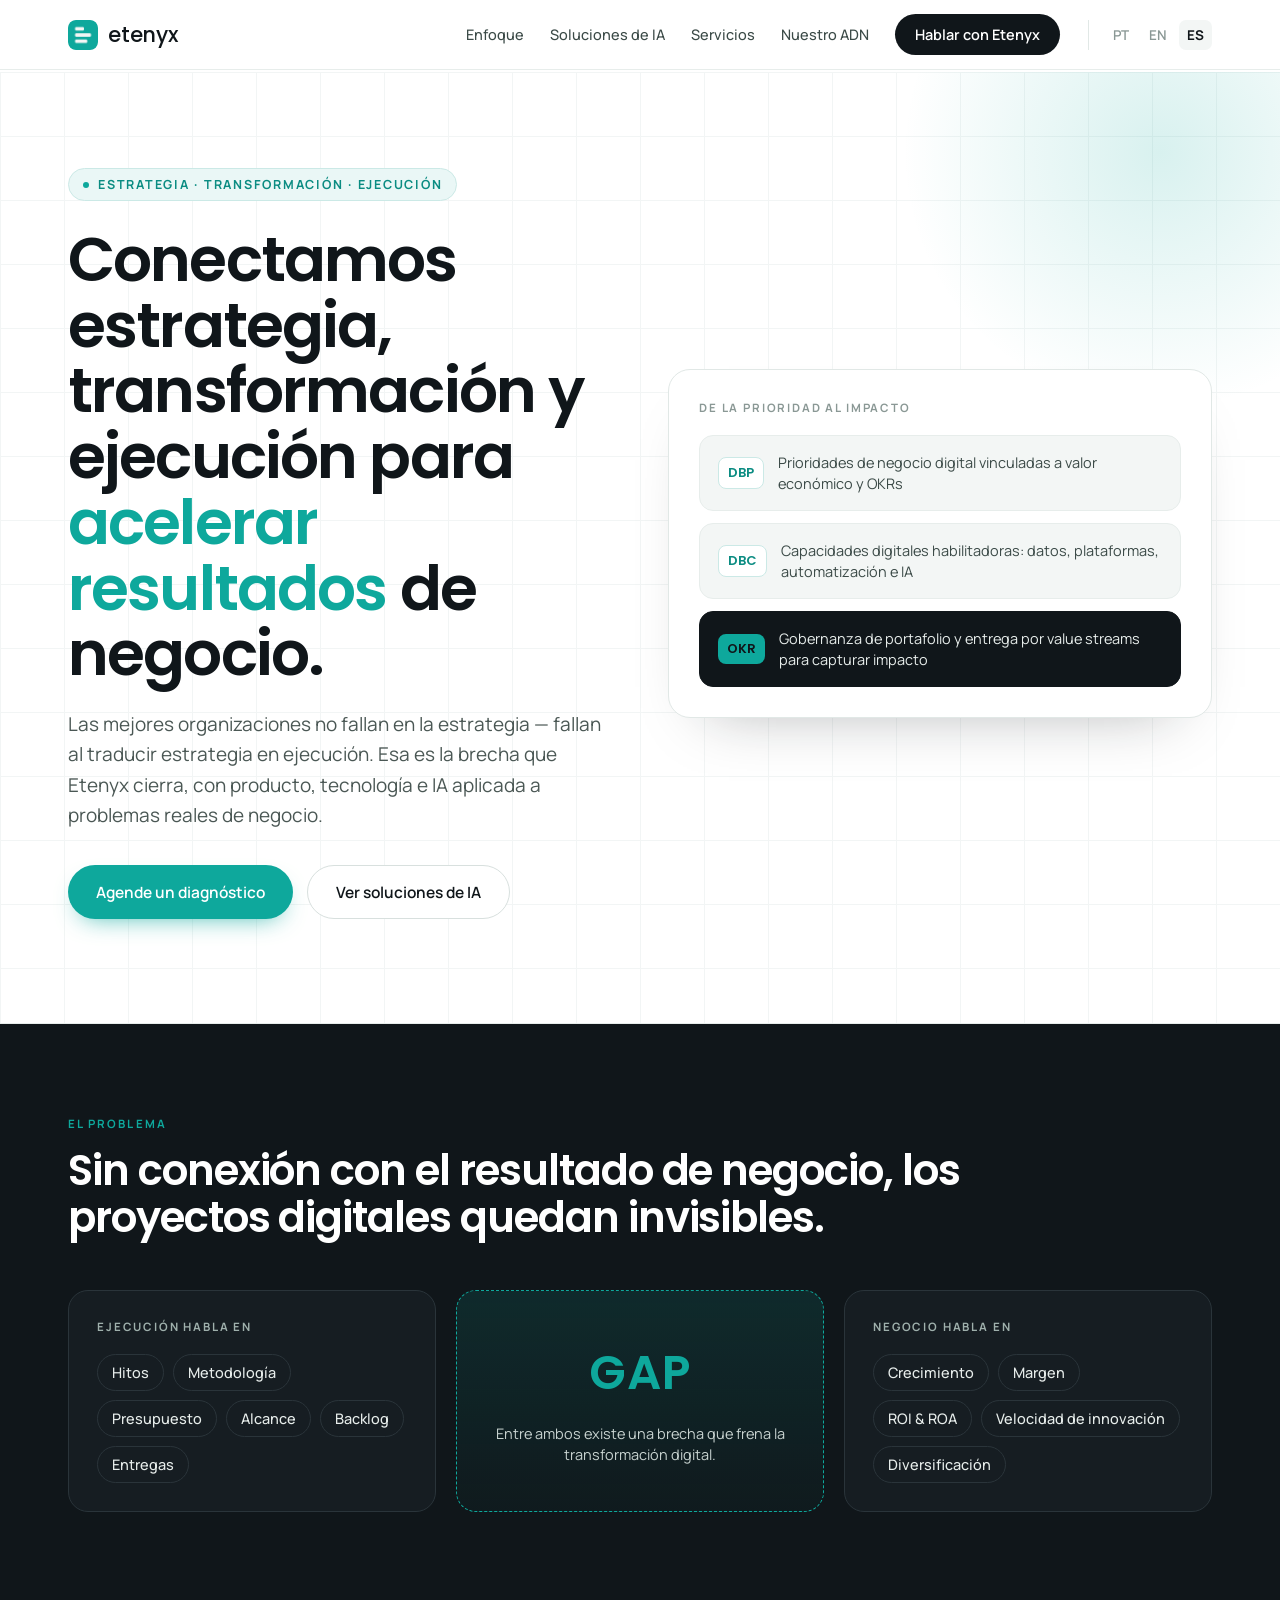
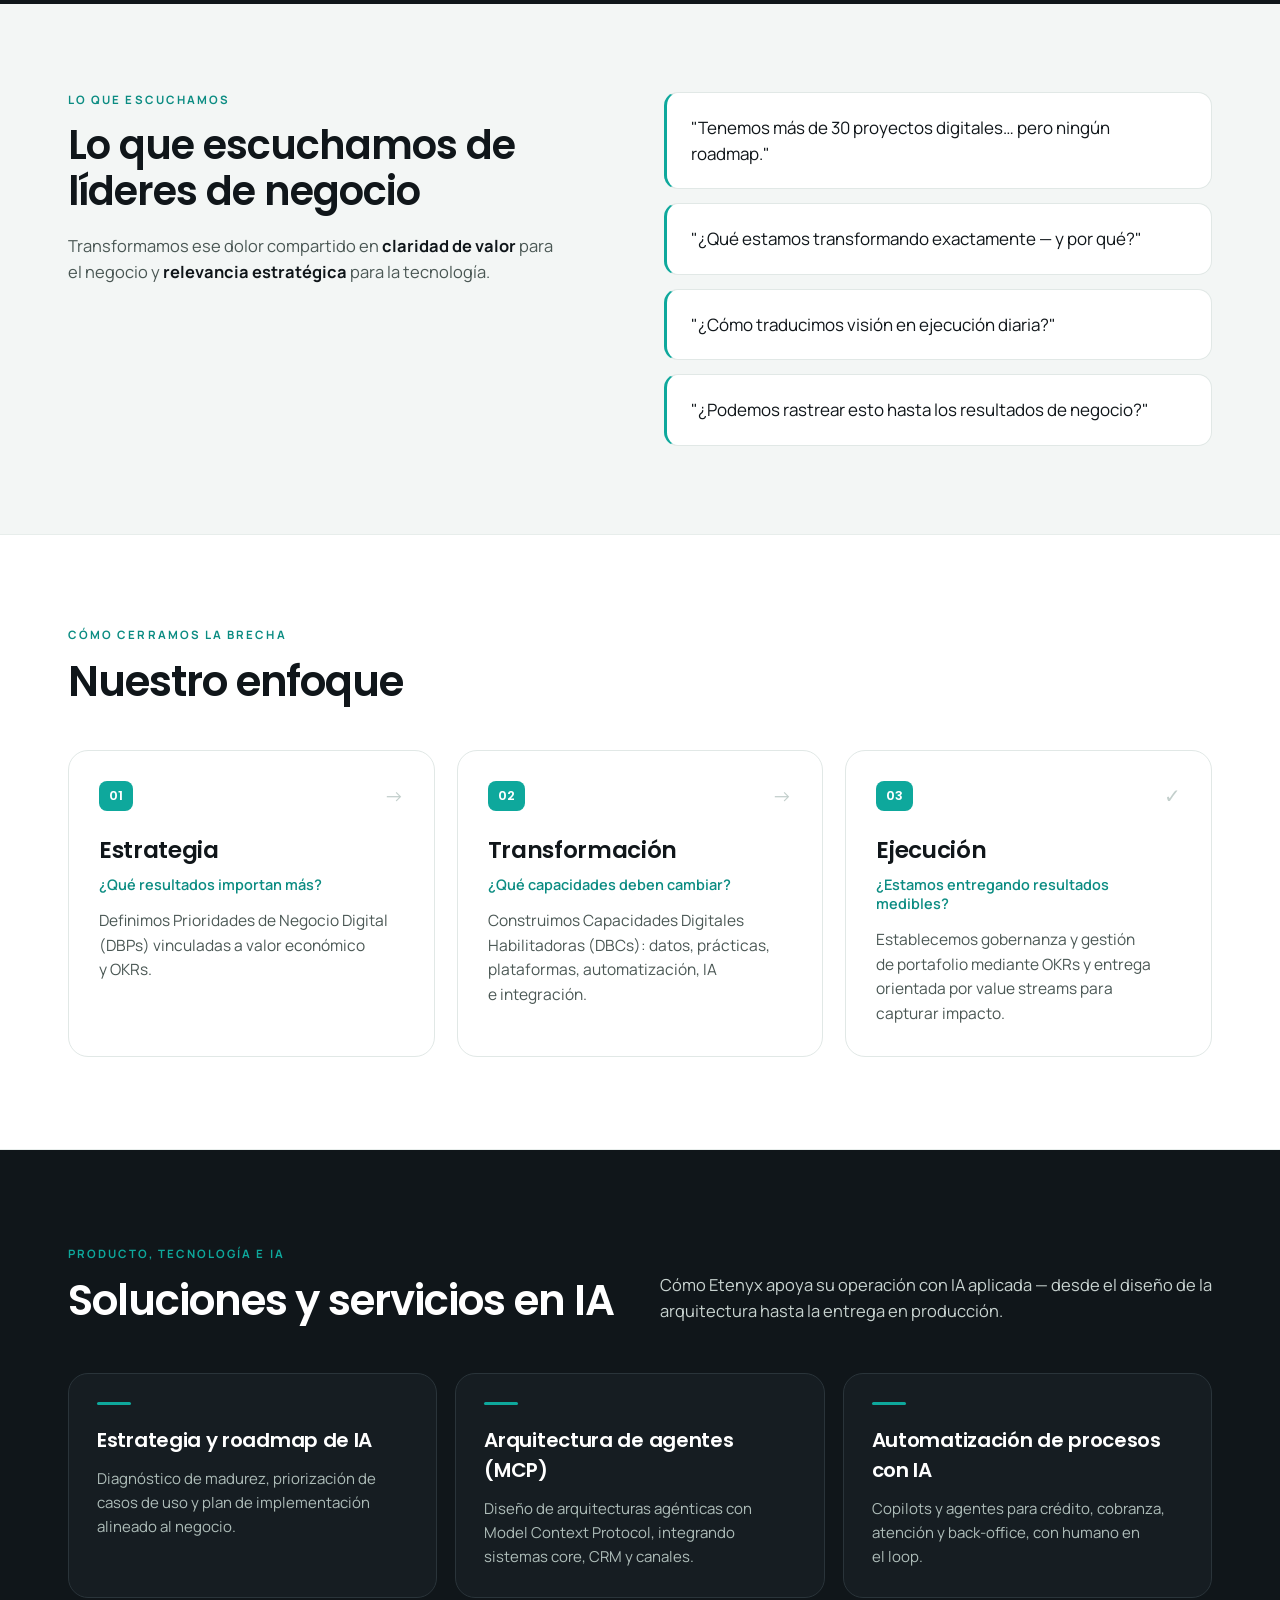
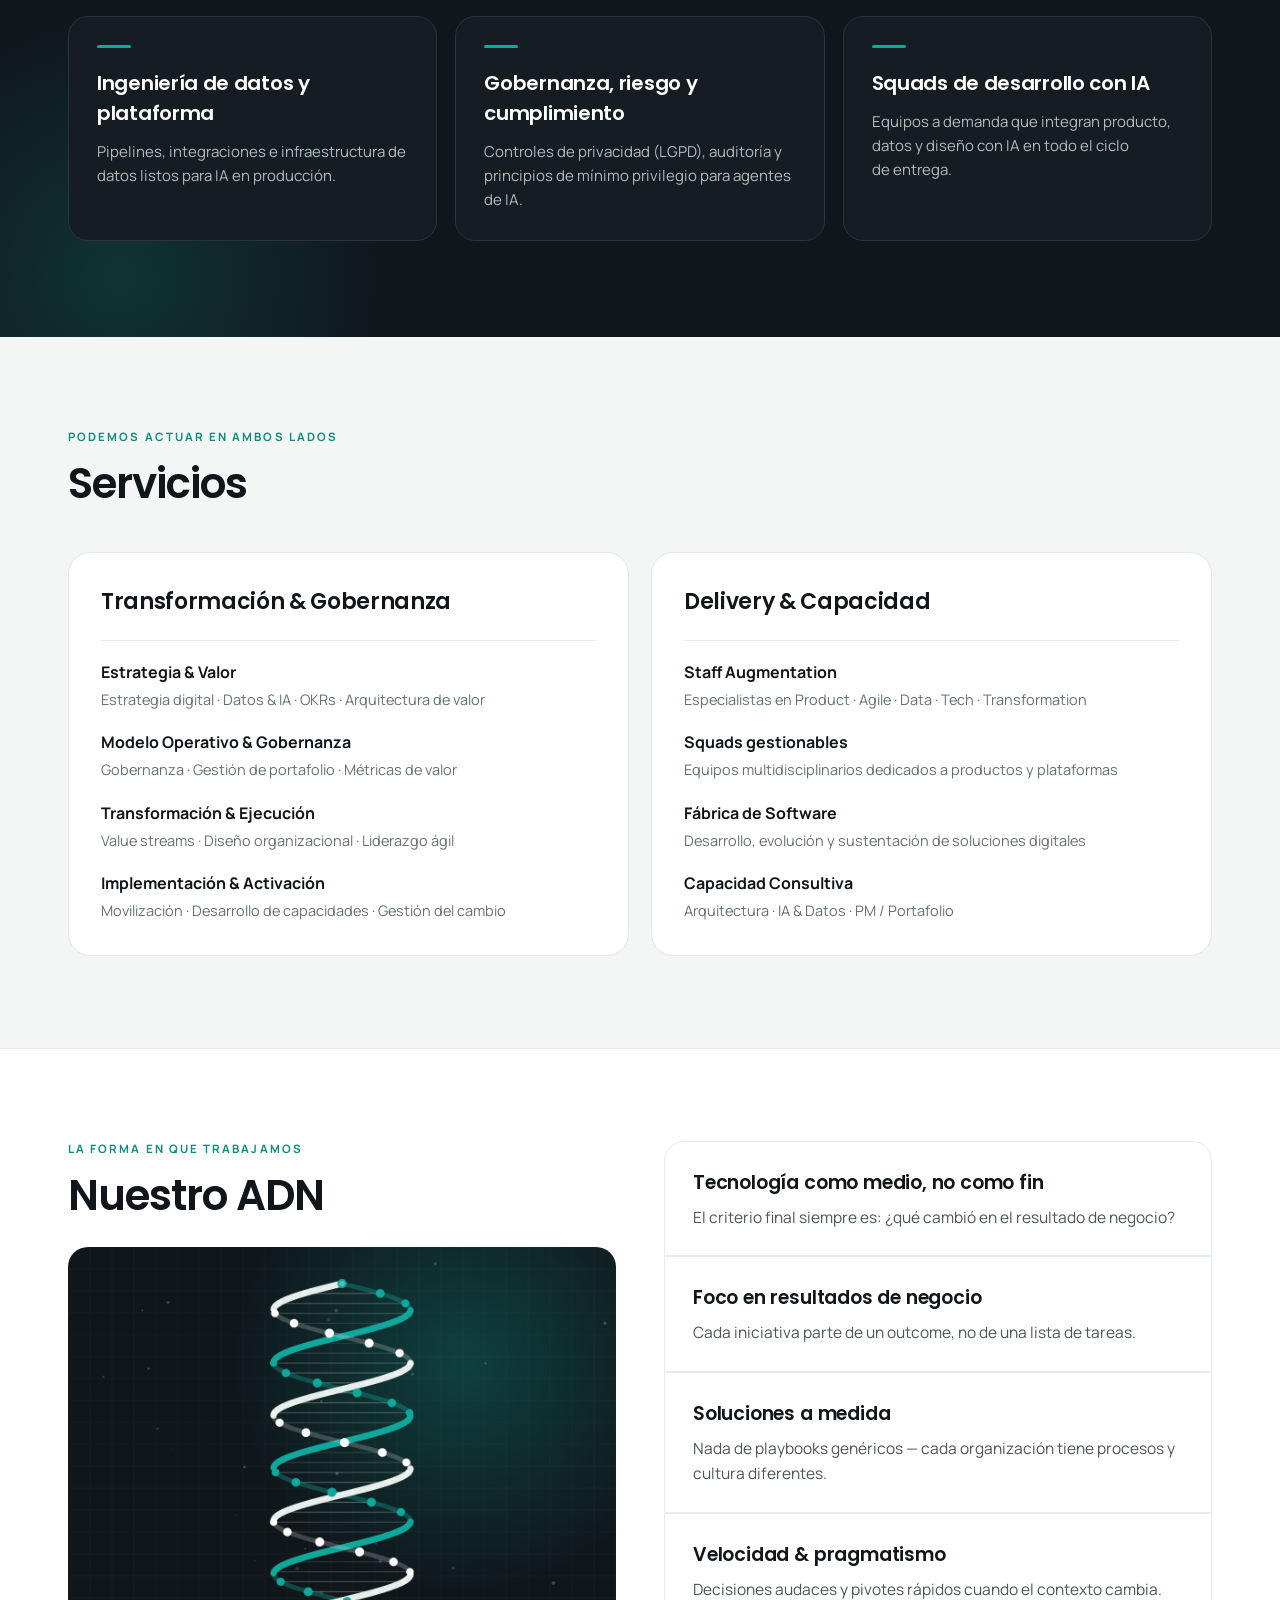
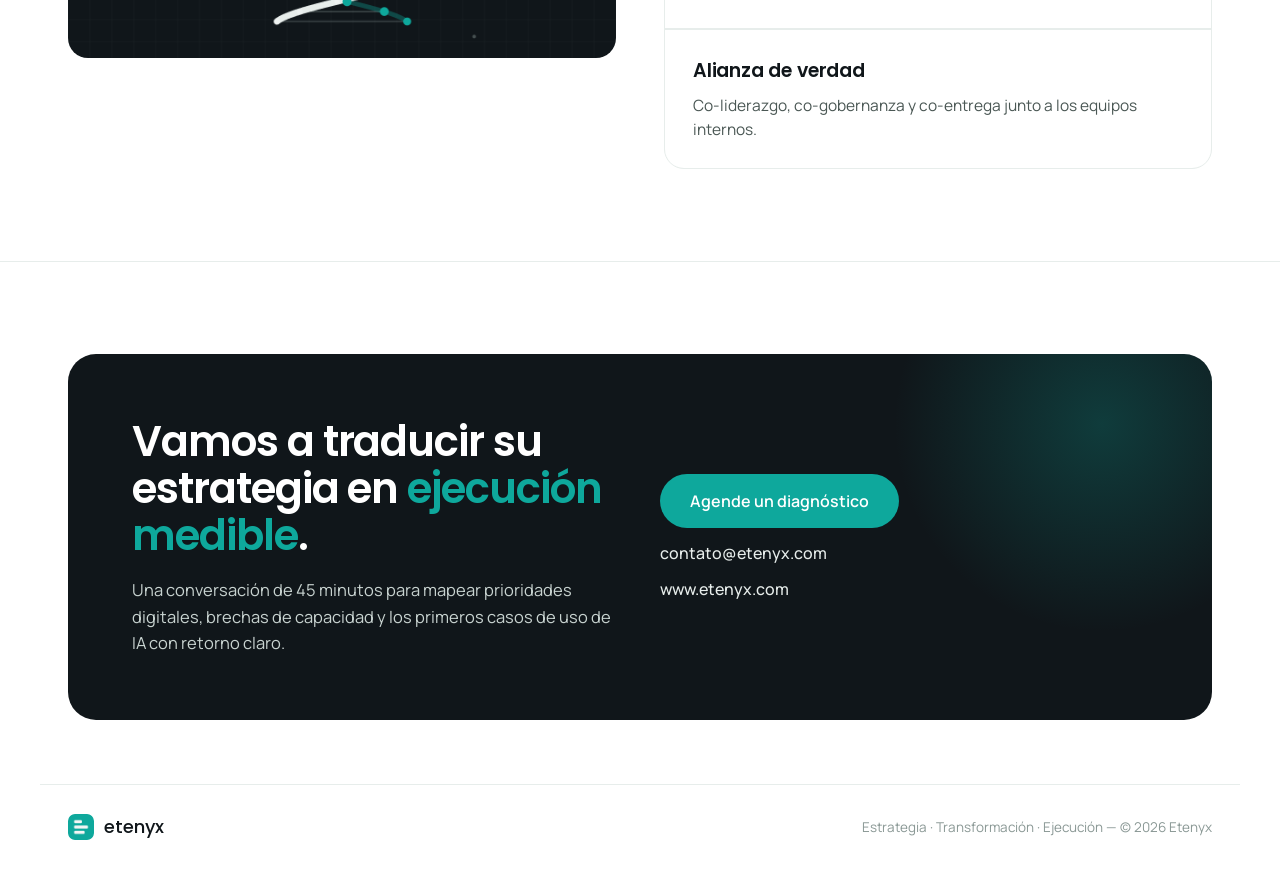
<file: es/index.html>
<!DOCTYPE html>
<html lang="es">
<head>
<meta charset="utf-8">
<meta name="viewport" content="width=device-width, initial-scale=1">
<title>Etenyx — Estrategia, Transformación y Ejecución con IA aplicada</title>
<meta name="description" content="Consultoría que conecta estrategia, transformación digital y ejecución con producto, tecnología e IA aplicada a resultados de negocio.">
<link rel="icon" type="image/png" href="../assets/etenyx-mark.png">
<link rel="preconnect" href="https://fonts.googleapis.com">
<link rel="preconnect" href="https://fonts.gstatic.com" crossorigin>
<link href="https://fonts.googleapis.com/css2?family=Poppins:wght@400;500;600&family=Manrope:wght@400;500;600;700&display=swap" rel="stylesheet">
<link rel="stylesheet" href="../css/style.css">
</head>
<body>

<div style="width:100%; overflow-x:hidden">

  <header style="position:fixed; top:0; left:0; right:0; width:100%; z-index:50; background:rgba(255,255,255,0.86); backdrop-filter:blur(14px); border-bottom:1px solid #E7EDEB">
    <div style="max-width:1200px; margin:0 auto; padding:14px 28px; display:flex; align-items:center; gap:28px">
      <a href="#topo" style="display:flex; align-items:center; gap:10px; margin-right:auto">
        <img src="../assets/etenyx-mark.png" alt="Etenyx" style="width:30px; height:30px; border-radius:8px; display:block" />
        <span style="font-family:Poppins, sans-serif; font-weight:500; font-size:21px; letter-spacing:-0.01em; color:#10161A">etenyx</span>
      </a>
      <nav style="display:flex; align-items:center; gap:26px; flex-wrap:wrap">
        <a href="#abordagem" style="font-size:14.5px; font-weight:500; color:#3B4A47" style-hover="color:#0EA89C">Enfoque</a>
        <a href="#ia" style="font-size:14.5px; font-weight:500; color:#3B4A47" style-hover="color:#0EA89C">Soluciones de IA</a>
        <a href="#servicos" style="font-size:14.5px; font-weight:500; color:#3B4A47" style-hover="color:#0EA89C">Servicios</a>
        <a href="#dna" style="font-size:14.5px; font-weight:500; color:#3B4A47" style-hover="color:#0EA89C">Nuestro ADN</a>
        <button type="button" data-open-modal style="display:inline-flex; align-items:center; gap:8px; background:#10161A; color:#FFFFFF; font-size:14.5px; font-weight:600; padding:11px 20px; border-radius:999px" style-hover="background:#0EA89C; color:#FFFFFF">Hablar con Etenyx</button>
        <div style="display:flex; align-items:center; gap:4px; border-left:1px solid #E1E8E6; padding-left:16px; margin-left:2px">
          <a href="../pt/" style="font-size:13.5px; font-weight:600; color:#8A9895; padding:6px 8px; border-radius:7px" style-hover="color:#0B8C82; background:#F3F6F5">PT</a>
          <a href="../en/" style="font-size:13.5px; font-weight:600; color:#8A9895; padding:6px 8px; border-radius:7px" style-hover="color:#0B8C82; background:#F3F6F5">EN</a>
          <span style="font-size:13.5px; font-weight:700; color:#10161A; padding:6px 8px; border-radius:7px; background:#F3F6F5">ES</span>
        </div>
      </nav>
    </div>
  </header>
  <div style="height:72px"></div>

  <section id="topo" style="position:relative; background:#FFFFFF; border-bottom:1px solid #E7EDEB; overflow:hidden">
    <div style="position:absolute; inset:0; background-image:linear-gradient(#F1F5F4 1px, transparent 1px), linear-gradient(90deg, #F1F5F4 1px, transparent 1px); background-size:64px 64px; opacity:0.9"></div>
    <div style="position:absolute; top:-180px; right:-140px; width:520px; height:520px; border-radius:50%; background:radial-gradient(circle, rgba(14,168,156,0.16), rgba(14,168,156,0) 70%)"></div>
    <div style="position:relative; max-width:1200px; margin:0 auto; padding:96px 28px 104px; display:grid; grid-template-columns:repeat(auto-fit, minmax(340px, 1fr)); gap:56px; align-items:center">
      <div style="min-width:0">
        <div style="display:inline-flex; align-items:center; gap:9px; background:#EAF7F6; border:1px solid #CBE9E6; color:#0B8C82; font-size:12.5px; font-weight:700; letter-spacing:0.14em; text-transform:uppercase; padding:7px 14px; border-radius:999px">
          <span style="width:6px; height:6px; border-radius:50%; background:#0EA89C; display:block"></span>
          Estrategia · Transformación · Ejecución
        </div>
        <h1 style="font-family:Poppins, sans-serif; font-weight:600; font-size:clamp(38px, 5vw, 62px); line-height:1.06; letter-spacing:-0.03em; margin-top:26px; text-wrap:pretty">
          Conectamos estrategia, transformación y ejecución para <span style="color:#0EA89C">acelerar resultados</span> de negocio.
        </h1>
        <p style="font-size:clamp(16.5px, 1.5vw, 19px); line-height:1.6; color:#4A5754; max-width:34em; margin-top:22px; text-wrap:pretty">
          Las mejores organizaciones no fallan en la estrategia — fallan al traducir estrategia en ejecución. Esa es la brecha que Etenyx cierra, con producto, tecnología e IA aplicada a problemas reales de negocio.
        </p>
        <div style="display:flex; flex-wrap:wrap; gap:14px; margin-top:34px">
          <button type="button" data-open-modal style="display:inline-flex; align-items:center; background:#0EA89C; color:#FFFFFF; font-size:15.5px; font-weight:600; padding:15px 28px; border-radius:999px; box-shadow:0 10px 24px -12px rgba(14,168,156,0.8)" style-hover="background:#0B8C82; color:#FFFFFF">Agende un diagnóstico</button>
          <a href="#ia" style="display:inline-flex; align-items:center; background:#FFFFFF; color:#10161A; font-size:15.5px; font-weight:600; padding:15px 28px; border-radius:999px; border:1px solid #D8E0DE" style-hover="border-color:#0EA89C; color:#0B8C82">Ver soluciones de IA</a>
        </div>
      </div>

      <div style="min-width:0; background:#FFFFFF; border:1px solid #E1E8E6; border-radius:22px; padding:30px; box-shadow:0 30px 60px -40px rgba(16,22,26,0.35)">
        <div style="font-size:11.5px; font-weight:700; letter-spacing:0.16em; text-transform:uppercase; color:#8A9895">De la prioridad al impacto</div>
        <div style="display:grid; gap:12px; margin-top:20px">
          <div style="display:flex; align-items:center; gap:14px; padding:16px 18px; border-radius:14px; background:#F3F6F5; border:1px solid #E7EDEB">
            <span style="font-family:Poppins, sans-serif; font-size:13px; font-weight:600; color:#0B8C82; background:#FFFFFF; border:1px solid #CBE9E6; border-radius:8px; padding:5px 9px">DBP</span>
            <span style="font-size:14.5px; line-height:1.45; color:#3B4A47">Prioridades de negocio digital vinculadas a valor económico y OKRs</span>
          </div>
          <div style="display:flex; align-items:center; gap:14px; padding:16px 18px; border-radius:14px; background:#F3F6F5; border:1px solid #E7EDEB">
            <span style="font-family:Poppins, sans-serif; font-size:13px; font-weight:600; color:#0B8C82; background:#FFFFFF; border:1px solid #CBE9E6; border-radius:8px; padding:5px 9px">DBC</span>
            <span style="font-size:14.5px; line-height:1.45; color:#3B4A47">Capacidades digitales habilitadoras: datos, plataformas, automatización e IA</span>
          </div>
          <div style="display:flex; align-items:center; gap:14px; padding:16px 18px; border-radius:14px; background:#10161A; border:1px solid #10161A">
            <span style="font-family:Poppins, sans-serif; font-size:13px; font-weight:600; color:#10161A; background:#0EA89C; border-radius:8px; padding:5px 9px">OKR</span>
            <span style="font-size:14.5px; line-height:1.45; color:#E7EDEB">Gobernanza de portafolio y entrega por value streams para capturar impacto</span>
          </div>
        </div>
      </div>
    </div>
  </section>

  <section style="background:#10161A; color:#FFFFFF">
    <div style="max-width:1200px; margin:0 auto; padding:92px 28px">
      <div style="font-size:11.5px; font-weight:700; letter-spacing:0.18em; text-transform:uppercase; color:#0EA89C">El problema</div>
      <h2 style="font-family:Poppins, sans-serif; font-weight:600; font-size:clamp(28px, 3.4vw, 42px); line-height:1.14; letter-spacing:-0.025em; margin-top:16px; max-width:22em; text-wrap:pretty">
        Sin conexión con el resultado de negocio, los proyectos digitales quedan invisibles.
      </h2>
      <div style="display:grid; grid-template-columns:repeat(auto-fit, minmax(260px, 1fr)); gap:20px; margin-top:48px; align-items:stretch">
        <div style="background:#161D22; border:1px solid #2A343A; border-radius:20px; padding:28px">
          <div style="font-size:11.5px; font-weight:700; letter-spacing:0.16em; text-transform:uppercase; color:#9FB0AC">Ejecución habla en</div>
          <ul style="display:flex; flex-wrap:wrap; gap:9px; margin-top:20px">
            <li style="font-size:14.5px; font-weight:500; color:#E7EDEB; border:1px solid #2A343A; border-radius:999px; padding:8px 14px">Hitos</li>
            <li style="font-size:14.5px; font-weight:500; color:#E7EDEB; border:1px solid #2A343A; border-radius:999px; padding:8px 14px">Metodología</li>
            <li style="font-size:14.5px; font-weight:500; color:#E7EDEB; border:1px solid #2A343A; border-radius:999px; padding:8px 14px">Presupuesto</li>
            <li style="font-size:14.5px; font-weight:500; color:#E7EDEB; border:1px solid #2A343A; border-radius:999px; padding:8px 14px">Alcance</li>
            <li style="font-size:14.5px; font-weight:500; color:#E7EDEB; border:1px solid #2A343A; border-radius:999px; padding:8px 14px">Backlog</li>
            <li style="font-size:14.5px; font-weight:500; color:#E7EDEB; border:1px solid #2A343A; border-radius:999px; padding:8px 14px">Entregas</li>
          </ul>
        </div>
        <div style="display:flex; flex-direction:column; align-items:center; justify-content:center; gap:14px; background:linear-gradient(180deg, rgba(14,168,156,0.14), rgba(14,168,156,0.03)); border:1px dashed #0EA89C; border-radius:20px; padding:28px">
          <div style="font-family:Poppins, sans-serif; font-weight:600; font-size:clamp(34px, 4vw, 48px); letter-spacing:0.02em; color:#0EA89C">GAP</div>
          <p style="font-size:14.5px; line-height:1.5; color:#C8D3D0; text-align:center; max-width:20em">Entre ambos existe una brecha que frena la transformación digital.</p>
        </div>
        <div style="background:#161D22; border:1px solid #2A343A; border-radius:20px; padding:28px">
          <div style="font-size:11.5px; font-weight:700; letter-spacing:0.16em; text-transform:uppercase; color:#9FB0AC">Negocio habla en</div>
          <ul style="display:flex; flex-wrap:wrap; gap:9px; margin-top:20px">
            <li style="font-size:14.5px; font-weight:500; color:#E7EDEB; border:1px solid #2A343A; border-radius:999px; padding:8px 14px">Crecimiento</li>
            <li style="font-size:14.5px; font-weight:500; color:#E7EDEB; border:1px solid #2A343A; border-radius:999px; padding:8px 14px">Margen</li>
            <li style="font-size:14.5px; font-weight:500; color:#E7EDEB; border:1px solid #2A343A; border-radius:999px; padding:8px 14px">ROI &amp; ROA</li>
            <li style="font-size:14.5px; font-weight:500; color:#E7EDEB; border:1px solid #2A343A; border-radius:999px; padding:8px 14px">Velocidad de innovación</li>
            <li style="font-size:14.5px; font-weight:500; color:#E7EDEB; border:1px solid #2A343A; border-radius:999px; padding:8px 14px">Diversificación</li>
          </ul>
        </div>
      </div>
    </div>
  </section>

  <section style="background:#F3F6F5; border-bottom:1px solid #E7EDEB">
    <div style="max-width:1200px; margin:0 auto; padding:88px 28px">
      <div style="display:grid; grid-template-columns:repeat(auto-fit, minmax(300px, 1fr)); gap:48px; align-items:start">
        <div style="min-width:0">
          <div style="font-size:11.5px; font-weight:700; letter-spacing:0.18em; text-transform:uppercase; color:#0B8C82">Lo que escuchamos</div>
          <h2 style="font-family:Poppins, sans-serif; font-weight:600; font-size:clamp(28px, 3.2vw, 40px); line-height:1.14; letter-spacing:-0.025em; margin-top:16px; text-wrap:pretty">
            Lo que escuchamos de líderes de negocio
          </h2>
          <p style="font-size:16.5px; line-height:1.6; color:#4A5754; margin-top:18px; max-width:30em; text-wrap:pretty">
            Transformamos ese dolor compartido en <strong style="font-weight:700; color:#10161A">claridad de valor</strong> para el negocio y <strong style="font-weight:700; color:#10161A">relevancia estratégica</strong> para la tecnología.
          </p>
        </div>
        <div style="display:grid; gap:14px; min-width:0">
          <blockquote style="margin:0; background:#FFFFFF; border:1px solid #E1E8E6; border-left:3px solid #0EA89C; border-radius:14px; padding:22px 24px; font-size:17px; line-height:1.5; color:#10161A">"Tenemos más de 30 proyectos digitales… pero ningún roadmap."</blockquote>
          <blockquote style="margin:0; background:#FFFFFF; border:1px solid #E1E8E6; border-left:3px solid #0EA89C; border-radius:14px; padding:22px 24px; font-size:17px; line-height:1.5; color:#10161A">"¿Qué estamos transformando exactamente — y por qué?"</blockquote>
          <blockquote style="margin:0; background:#FFFFFF; border:1px solid #E1E8E6; border-left:3px solid #0EA89C; border-radius:14px; padding:22px 24px; font-size:17px; line-height:1.5; color:#10161A">"¿Cómo traducimos visión en ejecución diaria?"</blockquote>
          <blockquote style="margin:0; background:#FFFFFF; border:1px solid #E1E8E6; border-left:3px solid #0EA89C; border-radius:14px; padding:22px 24px; font-size:17px; line-height:1.5; color:#10161A">"¿Podemos rastrear esto hasta los resultados de negocio?"</blockquote>
        </div>
      </div>
    </div>
  </section>

  <section id="abordagem" style="background:#FFFFFF; border-bottom:1px solid #E7EDEB">
    <div style="max-width:1200px; margin:0 auto; padding:92px 28px">
      <div style="font-size:11.5px; font-weight:700; letter-spacing:0.18em; text-transform:uppercase; color:#0B8C82">Cómo cerramos la brecha</div>
      <h2 style="font-family:Poppins, sans-serif; font-weight:600; font-size:clamp(28px, 3.4vw, 42px); line-height:1.14; letter-spacing:-0.025em; margin-top:16px">Nuestro enfoque</h2>
      <div style="display:grid; grid-template-columns:repeat(auto-fit, minmax(290px, 1fr)); gap:22px; margin-top:44px">
        <div style="background:#FFFFFF; border:1px solid #E1E8E6; border-radius:20px; padding:30px" style-hover="border-color:#0EA89C; box-shadow:0 24px 44px -34px rgba(14,168,156,0.55)">
          <div style="display:flex; align-items:center; justify-content:space-between">
            <span style="font-family:Poppins, sans-serif; font-weight:600; font-size:13px; color:#FFFFFF; background:#0EA89C; border-radius:8px; padding:5px 10px">01</span>
            <span style="font-size:20px; color:#C3CFCC">→</span>
          </div>
          <h3 style="font-family:Poppins, sans-serif; font-weight:600; font-size:23px; letter-spacing:-0.015em; margin-top:22px">Estrategia</h3>
          <p style="font-size:14.5px; font-weight:600; color:#0B8C82; margin-top:8px">¿Qué resultados importan más?</p>
          <p style="font-size:15.5px; line-height:1.6; color:#4A5754; margin-top:14px; text-wrap:pretty">Definimos Prioridades de Negocio Digital (DBPs) vinculadas a valor económico y OKRs.</p>
        </div>
        <div style="background:#FFFFFF; border:1px solid #E1E8E6; border-radius:20px; padding:30px" style-hover="border-color:#0EA89C; box-shadow:0 24px 44px -34px rgba(14,168,156,0.55)">
          <div style="display:flex; align-items:center; justify-content:space-between">
            <span style="font-family:Poppins, sans-serif; font-weight:600; font-size:13px; color:#FFFFFF; background:#0EA89C; border-radius:8px; padding:5px 10px">02</span>
            <span style="font-size:20px; color:#C3CFCC">→</span>
          </div>
          <h3 style="font-family:Poppins, sans-serif; font-weight:600; font-size:23px; letter-spacing:-0.015em; margin-top:22px">Transformación</h3>
          <p style="font-size:14.5px; font-weight:600; color:#0B8C82; margin-top:8px">¿Qué capacidades deben cambiar?</p>
          <p style="font-size:15.5px; line-height:1.6; color:#4A5754; margin-top:14px; text-wrap:pretty">Construimos Capacidades Digitales Habilitadoras (DBCs): datos, prácticas, plataformas, automatización, IA e integración.</p>
        </div>
        <div style="background:#FFFFFF; border:1px solid #E1E8E6; border-radius:20px; padding:30px" style-hover="border-color:#0EA89C; box-shadow:0 24px 44px -34px rgba(14,168,156,0.55)">
          <div style="display:flex; align-items:center; justify-content:space-between">
            <span style="font-family:Poppins, sans-serif; font-weight:600; font-size:13px; color:#FFFFFF; background:#0EA89C; border-radius:8px; padding:5px 10px">03</span>
            <span style="font-size:20px; color:#C3CFCC">✓</span>
          </div>
          <h3 style="font-family:Poppins, sans-serif; font-weight:600; font-size:23px; letter-spacing:-0.015em; margin-top:22px">Ejecución</h3>
          <p style="font-size:14.5px; font-weight:600; color:#0B8C82; margin-top:8px">¿Estamos entregando resultados medibles?</p>
          <p style="font-size:15.5px; line-height:1.6; color:#4A5754; margin-top:14px; text-wrap:pretty">Establecemos gobernanza y gestión de portafolio mediante OKRs y entrega orientada por value streams para capturar impacto.</p>
        </div>
      </div>
    </div>
  </section>

  <section id="ia" style="background:#10161A; color:#FFFFFF; position:relative; overflow:hidden">
    <div style="position:absolute; bottom:-220px; left:-160px; width:560px; height:560px; border-radius:50%; background:radial-gradient(circle, rgba(14,168,156,0.20), rgba(14,168,156,0) 70%)"></div>
    <div style="position:relative; max-width:1200px; margin:0 auto; padding:96px 28px">
      <div style="display:grid; grid-template-columns:repeat(auto-fit, minmax(300px, 1fr)); gap:40px; align-items:end">
        <div style="min-width:0">
          <div style="font-size:11.5px; font-weight:700; letter-spacing:0.18em; text-transform:uppercase; color:#0EA89C">Producto, tecnología e IA</div>
          <h2 style="font-family:Poppins, sans-serif; font-weight:600; font-size:clamp(28px, 3.4vw, 42px); line-height:1.14; letter-spacing:-0.025em; margin-top:16px">Soluciones y servicios en IA</h2>
        </div>
        <p style="font-size:16.5px; line-height:1.6; color:#C8D3D0; max-width:34em; min-width:0; text-wrap:pretty">
          Cómo Etenyx apoya su operación con IA aplicada — desde el diseño de la arquitectura hasta la entrega en producción.
        </p>
      </div>

      <div style="display:grid; grid-template-columns:repeat(auto-fit, minmax(290px, 1fr)); gap:18px; margin-top:48px">
        <div style="background:#161D22; border:1px solid #2A343A; border-radius:20px; padding:28px" style-hover="border-color:#0EA89C; background:#1A2328">
          <div style="width:34px; height:3px; background:#0EA89C; border-radius:999px"></div>
          <h3 style="font-family:Poppins, sans-serif; font-weight:600; font-size:20px; letter-spacing:-0.015em; margin-top:20px">Estrategia y roadmap de IA</h3>
          <p style="font-size:15px; line-height:1.6; color:#AEBDB9; margin-top:12px; text-wrap:pretty">Diagnóstico de madurez, priorización de casos de uso y plan de implementación alineado al negocio.</p>
        </div>
        <div style="background:#161D22; border:1px solid #2A343A; border-radius:20px; padding:28px" style-hover="border-color:#0EA89C; background:#1A2328">
          <div style="width:34px; height:3px; background:#0EA89C; border-radius:999px"></div>
          <h3 style="font-family:Poppins, sans-serif; font-weight:600; font-size:20px; letter-spacing:-0.015em; margin-top:20px">Arquitectura de agentes (MCP)</h3>
          <p style="font-size:15px; line-height:1.6; color:#AEBDB9; margin-top:12px; text-wrap:pretty">Diseño de arquitecturas agénticas con Model Context Protocol, integrando sistemas core, CRM y canales.</p>
        </div>
        <div style="background:#161D22; border:1px solid #2A343A; border-radius:20px; padding:28px" style-hover="border-color:#0EA89C; background:#1A2328">
          <div style="width:34px; height:3px; background:#0EA89C; border-radius:999px"></div>
          <h3 style="font-family:Poppins, sans-serif; font-weight:600; font-size:20px; letter-spacing:-0.015em; margin-top:20px">Automatización de procesos con IA</h3>
          <p style="font-size:15px; line-height:1.6; color:#AEBDB9; margin-top:12px; text-wrap:pretty">Copilots y agentes para crédito, cobranza, atención y back-office, con humano en el loop.</p>
        </div>
        <div style="background:#161D22; border:1px solid #2A343A; border-radius:20px; padding:28px" style-hover="border-color:#0EA89C; background:#1A2328">
          <div style="width:34px; height:3px; background:#0EA89C; border-radius:999px"></div>
          <h3 style="font-family:Poppins, sans-serif; font-weight:600; font-size:20px; letter-spacing:-0.015em; margin-top:20px">Ingeniería de datos y plataforma</h3>
          <p style="font-size:15px; line-height:1.6; color:#AEBDB9; margin-top:12px; text-wrap:pretty">Pipelines, integraciones e infraestructura de datos listos para IA en producción.</p>
        </div>
        <div style="background:#161D22; border:1px solid #2A343A; border-radius:20px; padding:28px" style-hover="border-color:#0EA89C; background:#1A2328">
          <div style="width:34px; height:3px; background:#0EA89C; border-radius:999px"></div>
          <h3 style="font-family:Poppins, sans-serif; font-weight:600; font-size:20px; letter-spacing:-0.015em; margin-top:20px">Gobernanza, riesgo y cumplimiento</h3>
          <p style="font-size:15px; line-height:1.6; color:#AEBDB9; margin-top:12px; text-wrap:pretty">Controles de privacidad (LGPD), auditoría y principios de mínimo privilegio para agentes de IA.</p>
        </div>
        <div style="background:#161D22; border:1px solid #2A343A; border-radius:20px; padding:28px" style-hover="border-color:#0EA89C; background:#1A2328">
          <div style="width:34px; height:3px; background:#0EA89C; border-radius:999px"></div>
          <h3 style="font-family:Poppins, sans-serif; font-weight:600; font-size:20px; letter-spacing:-0.015em; margin-top:20px">Squads de desarrollo con IA</h3>
          <p style="font-size:15px; line-height:1.6; color:#AEBDB9; margin-top:12px; text-wrap:pretty">Equipos a demanda que integran producto, datos y diseño con IA en todo el ciclo de entrega.</p>
        </div>
      </div>
    </div>
  </section>

  <section id="servicos" style="background:#F3F6F5; border-bottom:1px solid #E7EDEB">
    <div style="max-width:1200px; margin:0 auto; padding:92px 28px">
      <div style="font-size:11.5px; font-weight:700; letter-spacing:0.18em; text-transform:uppercase; color:#0B8C82">Podemos actuar en ambos lados</div>
      <h2 style="font-family:Poppins, sans-serif; font-weight:600; font-size:clamp(28px, 3.4vw, 42px); line-height:1.14; letter-spacing:-0.025em; margin-top:16px">Servicios</h2>

      <div style="display:grid; grid-template-columns:repeat(auto-fit, minmax(330px, 1fr)); gap:22px; margin-top:44px">
        <div style="background:#FFFFFF; border:1px solid #E1E8E6; border-radius:22px; padding:32px">
          <h3 style="font-family:Poppins, sans-serif; font-weight:600; font-size:22px; letter-spacing:-0.015em">Transformación &amp; Gobernanza</h3>
          <div style="height:1px; background:#E7EDEB; margin:22px 0 4px"></div>
          <div style="display:grid; gap:20px; margin-top:20px">
            <div>
              <div style="font-size:16px; font-weight:700; color:#10161A">Estrategia &amp; Valor</div>
              <p style="font-size:14.5px; line-height:1.55; color:#64726F; margin-top:6px">Estrategia digital · Datos &amp; IA · OKRs · Arquitectura de valor</p>
            </div>
            <div>
              <div style="font-size:16px; font-weight:700; color:#10161A">Modelo Operativo &amp; Gobernanza</div>
              <p style="font-size:14.5px; line-height:1.55; color:#64726F; margin-top:6px">Gobernanza · Gestión de portafolio · Métricas de valor</p>
            </div>
            <div>
              <div style="font-size:16px; font-weight:700; color:#10161A">Transformación &amp; Ejecución</div>
              <p style="font-size:14.5px; line-height:1.55; color:#64726F; margin-top:6px">Value streams · Diseño organizacional · Liderazgo ágil</p>
            </div>
            <div>
              <div style="font-size:16px; font-weight:700; color:#10161A">Implementación &amp; Activación</div>
              <p style="font-size:14.5px; line-height:1.55; color:#64726F; margin-top:6px">Movilización · Desarrollo de capacidades · Gestión del cambio</p>
            </div>
          </div>
        </div>
        <div style="background:#FFFFFF; border:1px solid #E1E8E6; border-radius:22px; padding:32px">
          <h3 style="font-family:Poppins, sans-serif; font-weight:600; font-size:22px; letter-spacing:-0.015em">Delivery &amp; Capacidad</h3>
          <div style="height:1px; background:#E7EDEB; margin:22px 0 4px"></div>
          <div style="display:grid; gap:20px; margin-top:20px">
            <div>
              <div style="font-size:16px; font-weight:700; color:#10161A">Staff Augmentation</div>
              <p style="font-size:14.5px; line-height:1.55; color:#64726F; margin-top:6px">Especialistas en Product · Agile · Data · Tech · Transformation</p>
            </div>
            <div>
              <div style="font-size:16px; font-weight:700; color:#10161A">Squads gestionables</div>
              <p style="font-size:14.5px; line-height:1.55; color:#64726F; margin-top:6px">Equipos multidisciplinarios dedicados a productos y plataformas</p>
            </div>
            <div>
              <div style="font-size:16px; font-weight:700; color:#10161A">Fábrica de Software</div>
              <p style="font-size:14.5px; line-height:1.55; color:#64726F; margin-top:6px">Desarrollo, evolución y sustentación de soluciones digitales</p>
            </div>
            <div>
              <div style="font-size:16px; font-weight:700; color:#10161A">Capacidad Consultiva</div>
              <p style="font-size:14.5px; line-height:1.55; color:#64726F; margin-top:6px">Arquitectura · IA &amp; Datos · PM / Portafolio</p>
            </div>
          </div>
        </div>
      </div>
    </div>
  </section>

  <section id="dna" style="background:#FFFFFF; border-bottom:1px solid #E7EDEB">
    <div style="max-width:1200px; margin:0 auto; padding:92px 28px">
      <div style="display:grid; grid-template-columns:repeat(auto-fit, minmax(300px, 1fr)); gap:48px; align-items:start">
        <div style="min-width:0">
          <div style="font-size:11.5px; font-weight:700; letter-spacing:0.18em; text-transform:uppercase; color:#0B8C82">La forma en que trabajamos</div>
          <h2 style="font-family:Poppins, sans-serif; font-weight:600; font-size:clamp(28px, 3.4vw, 42px); line-height:1.14; letter-spacing:-0.025em; margin-top:16px">Nuestro ADN</h2>
          <div style="margin-top:28px; border-radius:20px; overflow:hidden; aspect-ratio:4 / 3">
            <img src="../assets/etenyx-dna-digital.png" alt="ADN Digital — imagen conceptual" style="width:100%; height:100%; object-fit:cover; display:block" />
          </div>
        </div>
        <div style="display:grid; gap:2px; min-width:0; border:1px solid #E7EDEB; border-radius:20px; overflow:hidden; background:#E7EDEB">
          <div style="background:#FFFFFF; padding:26px 28px">
            <h3 style="font-family:Poppins, sans-serif; font-weight:600; font-size:19px; letter-spacing:-0.01em">Tecnología como medio, no como fin</h3>
            <p style="font-size:15.5px; line-height:1.6; color:#4A5754; margin-top:8px">El criterio final siempre es: ¿qué cambió en el resultado de negocio?</p>
          </div>
          <div style="background:#FFFFFF; padding:26px 28px">
            <h3 style="font-family:Poppins, sans-serif; font-weight:600; font-size:19px; letter-spacing:-0.01em">Foco en resultados de negocio</h3>
            <p style="font-size:15.5px; line-height:1.6; color:#4A5754; margin-top:8px">Cada iniciativa parte de un outcome, no de una lista de tareas.</p>
          </div>
          <div style="background:#FFFFFF; padding:26px 28px">
            <h3 style="font-family:Poppins, sans-serif; font-weight:600; font-size:19px; letter-spacing:-0.01em">Soluciones a medida</h3>
            <p style="font-size:15.5px; line-height:1.6; color:#4A5754; margin-top:8px">Nada de playbooks genéricos — cada organización tiene procesos y cultura diferentes.</p>
          </div>
          <div style="background:#FFFFFF; padding:26px 28px">
            <h3 style="font-family:Poppins, sans-serif; font-weight:600; font-size:19px; letter-spacing:-0.01em">Velocidad &amp; pragmatismo</h3>
            <p style="font-size:15.5px; line-height:1.6; color:#4A5754; margin-top:8px">Decisiones audaces y pivotes rápidos cuando el contexto cambia.</p>
          </div>
          <div style="background:#FFFFFF; padding:26px 28px">
            <h3 style="font-family:Poppins, sans-serif; font-weight:600; font-size:19px; letter-spacing:-0.01em">Alianza de verdad</h3>
            <p style="font-size:15.5px; line-height:1.6; color:#4A5754; margin-top:8px">Co-liderazgo, co-gobernanza y co-entrega junto a los equipos internos.</p>
          </div>
        </div>
      </div>
    </div>
  </section>

  <section id="contato" style="background:#FFFFFF">
    <div style="max-width:1200px; margin:0 auto; padding:92px 28px 28px">
      <div style="position:relative; overflow:hidden; background:#10161A; border-radius:28px; padding:clamp(36px, 5vw, 68px); color:#FFFFFF">
        <div style="position:absolute; top:-140px; right:-100px; width:420px; height:420px; border-radius:50%; background:radial-gradient(circle, rgba(14,168,156,0.26), rgba(14,168,156,0) 70%)"></div>
        <div style="position:relative; display:grid; grid-template-columns:repeat(auto-fit, minmax(300px, 1fr)); gap:40px; align-items:center">
          <div style="min-width:0">
            <h2 style="font-family:Poppins, sans-serif; font-weight:600; font-size:clamp(28px, 3.4vw, 42px); line-height:1.12; letter-spacing:-0.025em; text-wrap:pretty">
              Vamos a traducir su estrategia en <span style="color:#0EA89C">ejecución medible</span>.
            </h2>
            <p style="font-size:16.5px; line-height:1.6; color:#C8D3D0; margin-top:18px; max-width:32em">
              Una conversación de 45 minutos para mapear prioridades digitales, brechas de capacidad y los primeros casos de uso de IA con retorno claro.
            </p>
          </div>
          <div style="min-width:0; display:grid; gap:14px; justify-items:start">
            <button type="button" data-open-modal style="display:inline-flex; align-items:center; background:#0EA89C; color:#FFFFFF; font-size:16px; font-weight:600; padding:16px 30px; border-radius:999px" style-hover="background:#FFFFFF; color:#10161A">Agende un diagnóstico</button>
            <a href="mailto:contato@etenyx.com" style="font-size:16px; font-weight:500; color:#E7EDEB" style-hover="color:#0EA89C">contato@etenyx.com</a>
            <a href="https://www.etenyx.com" style="font-size:16px; font-weight:500; color:#E7EDEB" style-hover="color:#0EA89C">www.etenyx.com</a>
          </div>
        </div>
      </div>
    </div>
    <div style="max-width:1200px; margin:0 auto; padding:28px 28px 56px; display:flex; flex-wrap:wrap; gap:18px; align-items:center; justify-content:space-between; border-top:1px solid #E7EDEB; margin-top:36px">
      <div style="display:flex; align-items:center; gap:10px">
        <img src="../assets/etenyx-mark.png" alt="Etenyx" style="width:26px; height:26px; border-radius:7px; display:block" />
        <span style="font-family:Poppins, sans-serif; font-weight:500; font-size:18px; color:#10161A">etenyx</span>
      </div>
      <p style="font-size:13.5px; color:#8A9895">Estrategia · Transformación · Ejecución — © 2026 Etenyx</p>
    </div>
  </section>

</div>

<div class="modal-overlay" id="contactModal" hidden>
  <div class="modal-card" role="dialog" aria-modal="true" aria-labelledby="contactModalTitle">
    <div class="modal-head">
      <div>
        <h2 class="modal-title" id="contactModalTitle">Agenda un diagnóstico</h2>
        <p class="modal-desc">Completa los campos a continuación — nuestro equipo se pondrá en contacto en menos de 1 día hábil.</p>
      </div>
      <button type="button" class="modal-close" data-close-modal aria-label="Cerrar">✕</button>
    </div>

    <form
      action="https://formsubmit.co/ajax/contato@etenyx.com"
      method="POST"
      data-sending-label="Enviando…"
      data-success-message="¡Recibimos tu mensaje! Nuestro equipo se pondrá en contacto pronto."
      data-error-message="No pudimos enviarlo ahora. Intenta de nuevo o escribe a contato@etenyx.com."
      class="contact-form"
    >
      <input type="hidden" name="_subject" value="Nuevo contacto vía sitio Etenyx (ES)">
      <input type="hidden" name="_template" value="table">
      <input type="hidden" name="_captcha" value="false">
      <input type="text" name="_honey" style="display:none" tabindex="-1" autocomplete="off">

      <div class="form-field">
        <label for="es-name">Nombre completo</label>
        <input type="text" id="es-name" name="name" placeholder="Tu nombre" required>
      </div>
      <div class="form-field">
        <label for="es-company">Empresa</label>
        <input type="text" id="es-company" name="company" placeholder="Nombre de la empresa" required>
      </div>
      <div class="form-field">
        <label for="es-email">Correo electrónico</label>
        <input type="email" id="es-email" name="email" placeholder="tu@empresa.com" required>
      </div>
      <div class="form-field">
        <label for="es-phone">Teléfono <span class="optional-tag">(opcional)</span></label>
        <input type="tel" id="es-phone" name="phone" placeholder="+52 55 0000 0000">
      </div>
      <div class="form-field">
        <label for="es-message">Observaciones</label>
        <textarea id="es-message" name="message" placeholder="Cuéntanos un poco sobre el desafío que quieres resolver"></textarea>
      </div>

      <button type="submit" class="form-submit">Enviar</button>
      <div class="form-status" role="status" aria-live="polite"></div>
    </form>
  </div>
</div>

<script src="../js/main.js" defer></script>
</body>
</html>
</file>
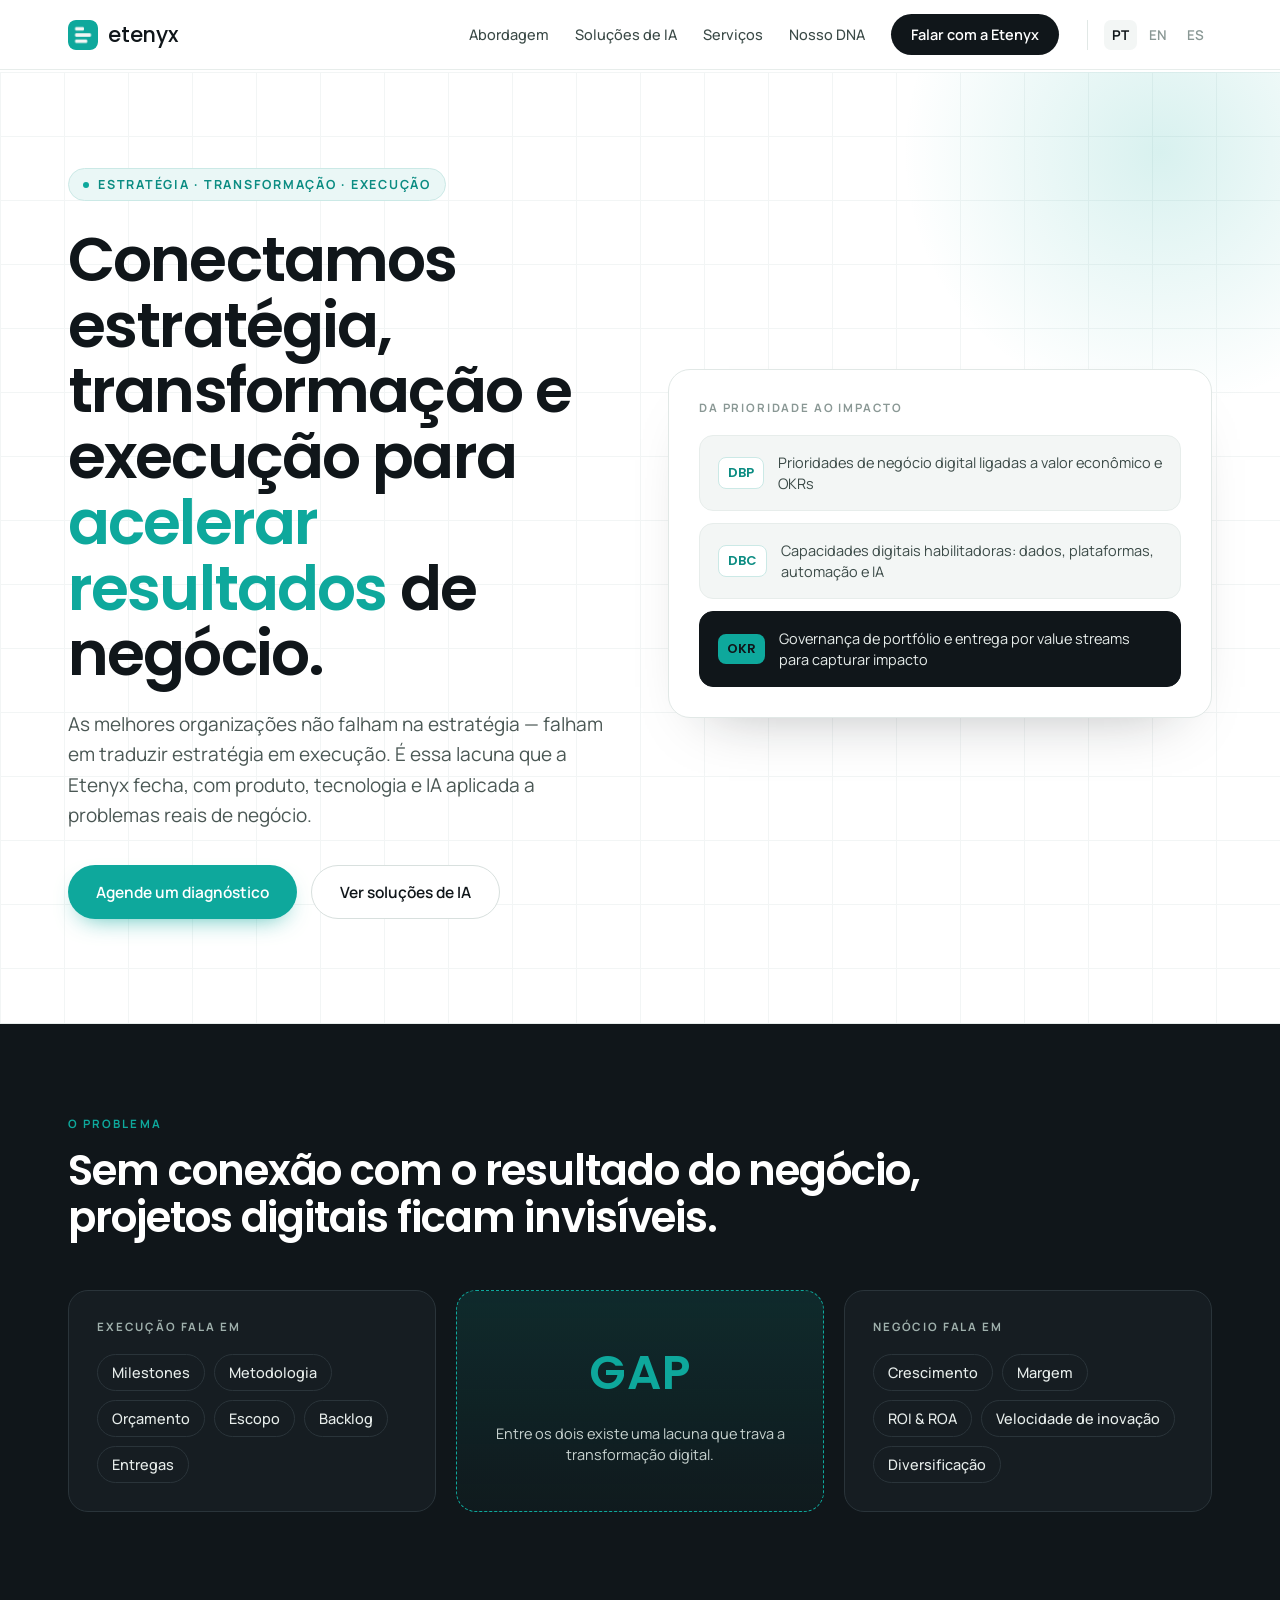
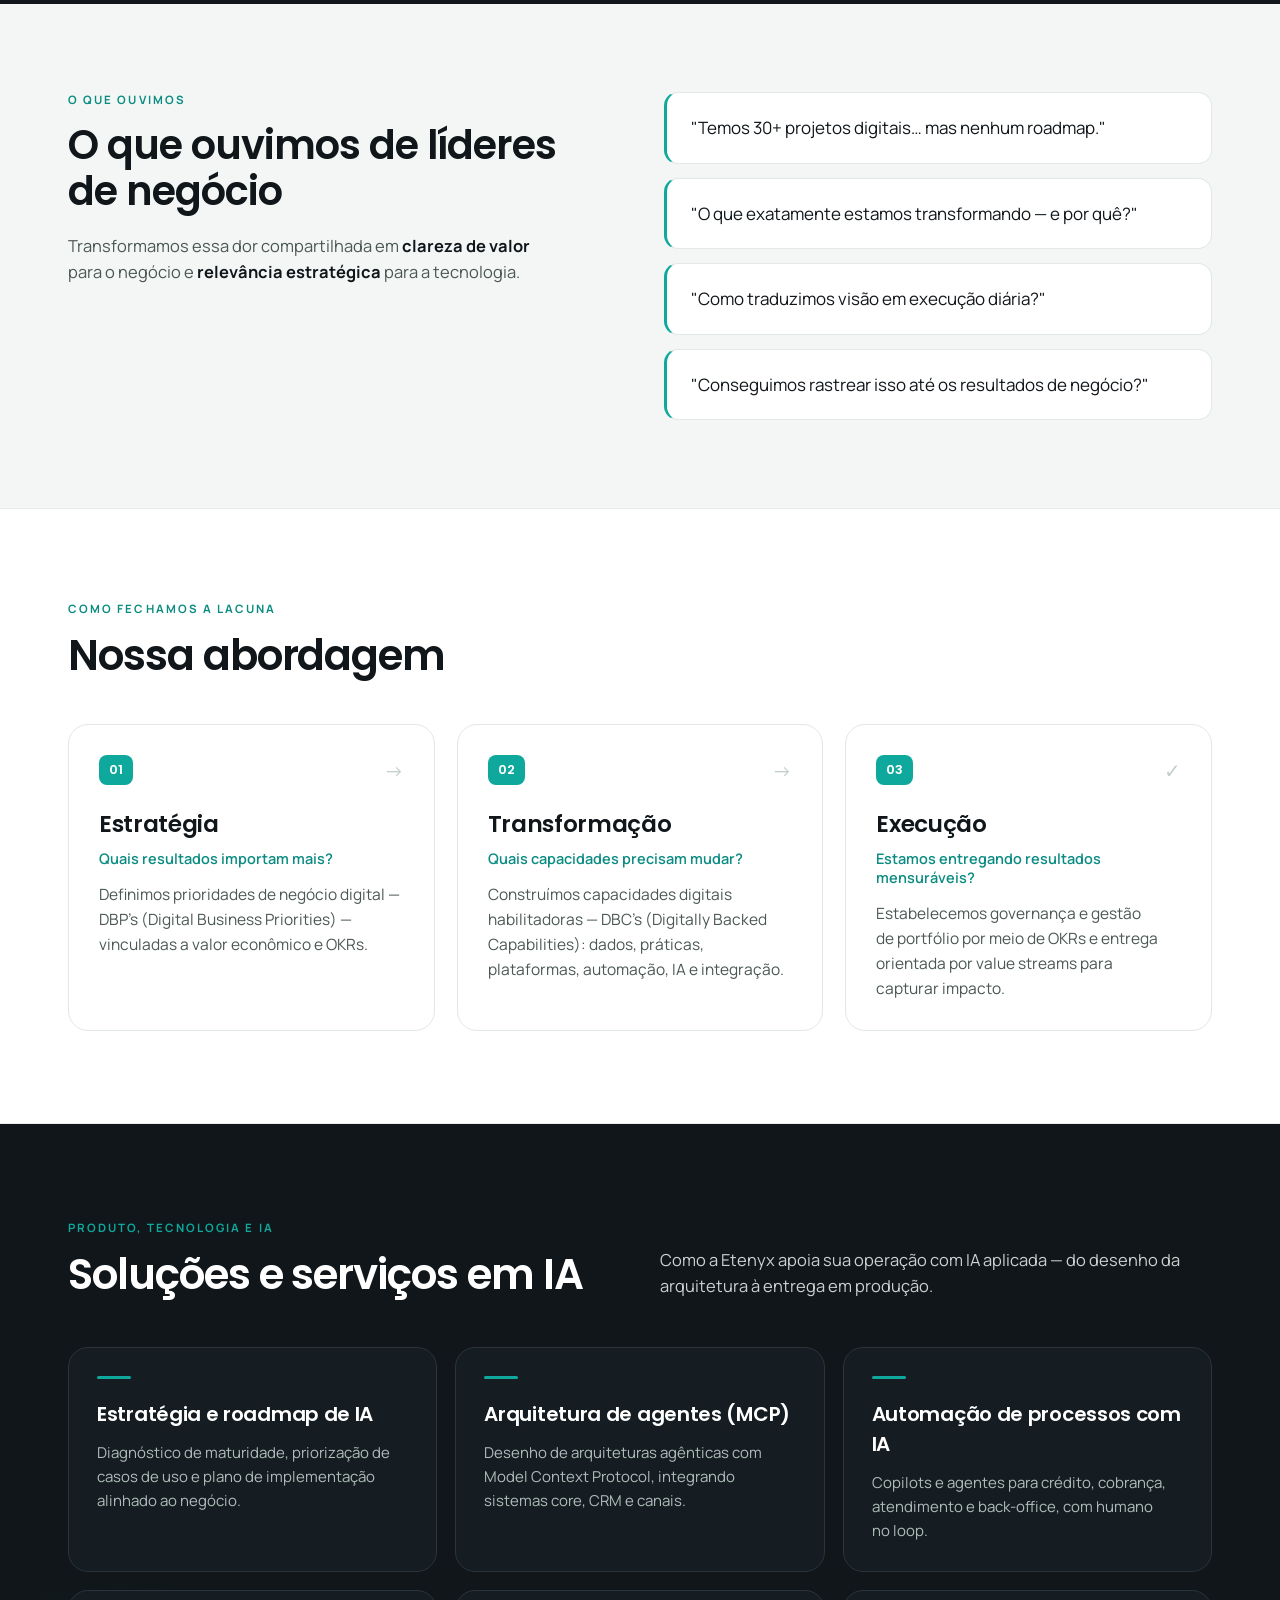
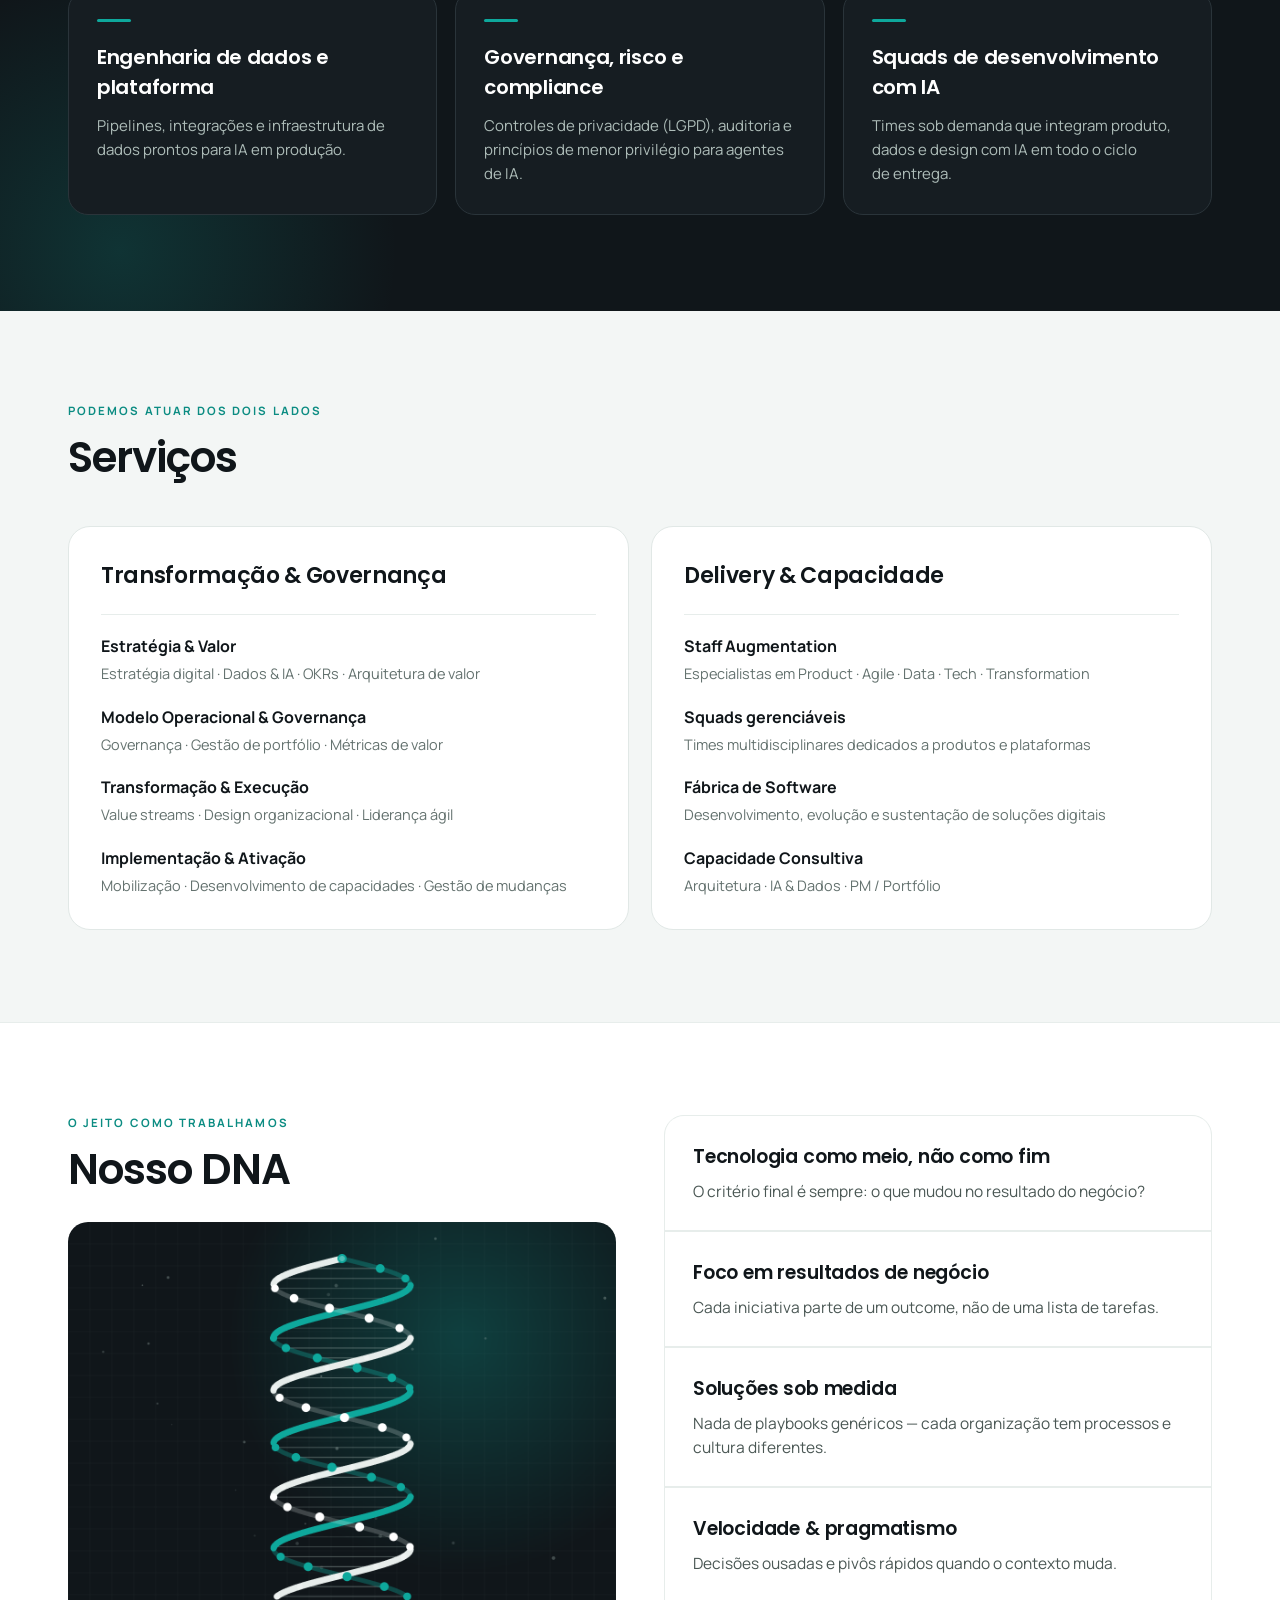
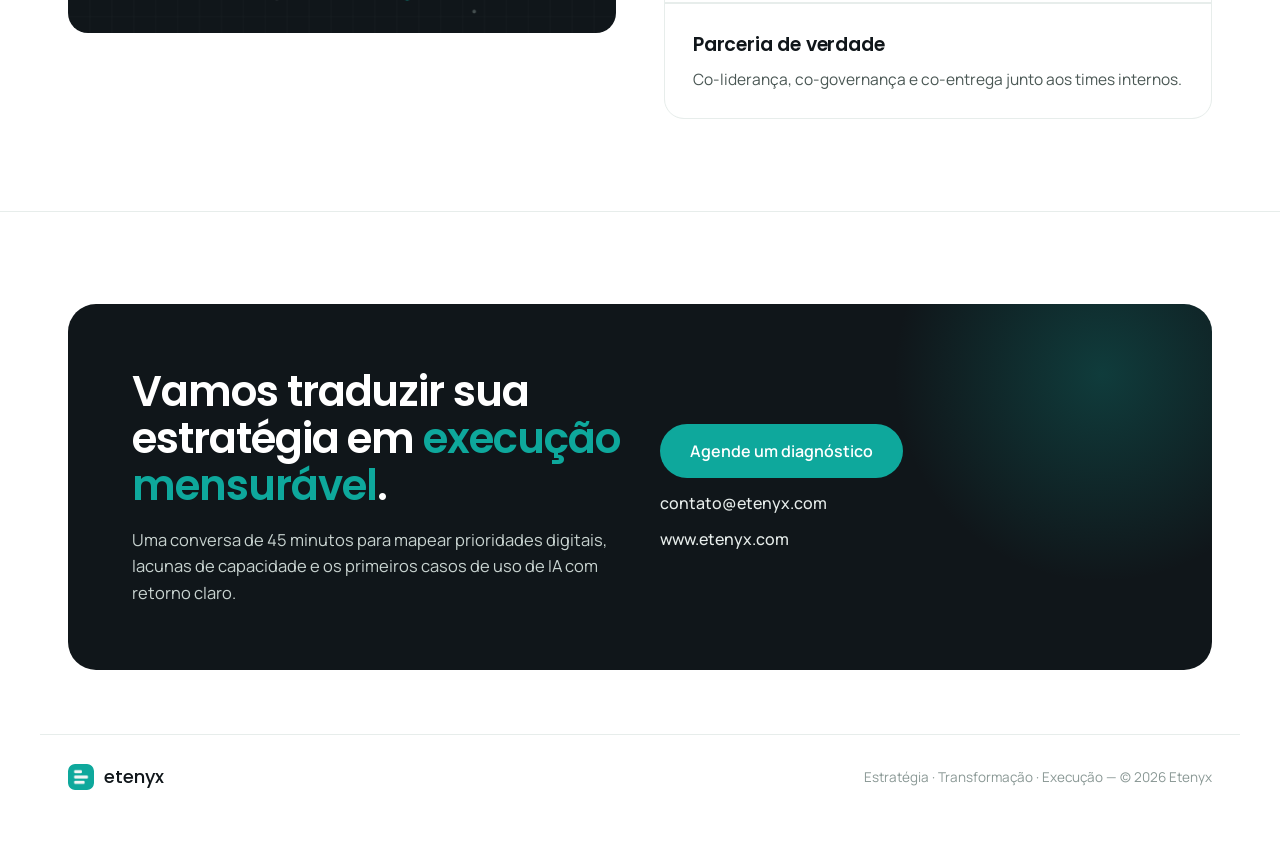
<file: pt/index.html>
<!DOCTYPE html>
<html lang="pt-BR">
<head>
<meta charset="utf-8">
<meta name="viewport" content="width=device-width, initial-scale=1">
<title>Etenyx — Estratégia, Transformação e Execução com IA aplicada</title>
<meta name="description" content="Consultoria que conecta estratégia, transformação digital e execução com produto, tecnologia e IA aplicada a resultados de negócio.">
<link rel="icon" type="image/png" href="../assets/etenyx-mark.png">
<link rel="preconnect" href="https://fonts.googleapis.com">
<link rel="preconnect" href="https://fonts.gstatic.com" crossorigin>
<link href="https://fonts.googleapis.com/css2?family=Poppins:wght@400;500;600&family=Manrope:wght@400;500;600;700&display=swap" rel="stylesheet">
<link rel="stylesheet" href="../css/style.css">
</head>
<body>

<div style="width:100%; overflow-x:hidden">

  <header style="position:fixed; top:0; left:0; right:0; width:100%; z-index:50; background:rgba(255,255,255,0.86); backdrop-filter:blur(14px); border-bottom:1px solid #E7EDEB">
    <div style="max-width:1200px; margin:0 auto; padding:14px 28px; display:flex; align-items:center; gap:28px">
      <a href="#topo" style="display:flex; align-items:center; gap:10px; margin-right:auto">
        <img src="../assets/etenyx-mark.png" alt="Etenyx" style="width:30px; height:30px; border-radius:8px; display:block" />
        <span style="font-family:Poppins, sans-serif; font-weight:500; font-size:21px; letter-spacing:-0.01em; color:#10161A">etenyx</span>
      </a>
      <nav style="display:flex; align-items:center; gap:26px; flex-wrap:wrap">
        <a href="#abordagem" style="font-size:14.5px; font-weight:500; color:#3B4A47" style-hover="color:#0EA89C">Abordagem</a>
        <a href="#ia" style="font-size:14.5px; font-weight:500; color:#3B4A47" style-hover="color:#0EA89C">Soluções de IA</a>
        <a href="#servicos" style="font-size:14.5px; font-weight:500; color:#3B4A47" style-hover="color:#0EA89C">Serviços</a>
        <a href="#dna" style="font-size:14.5px; font-weight:500; color:#3B4A47" style-hover="color:#0EA89C">Nosso DNA</a>
        <button type="button" data-open-modal style="display:inline-flex; align-items:center; gap:8px; background:#10161A; color:#FFFFFF; font-size:14.5px; font-weight:600; padding:11px 20px; border-radius:999px" style-hover="background:#0EA89C; color:#FFFFFF">Falar com a Etenyx</button>
        <div style="display:flex; align-items:center; gap:4px; border-left:1px solid #E1E8E6; padding-left:16px; margin-left:2px">
          <span style="font-size:13.5px; font-weight:700; color:#10161A; padding:6px 8px; border-radius:7px; background:#F3F6F5">PT</span>
          <a href="../en/" style="font-size:13.5px; font-weight:600; color:#8A9895; padding:6px 8px; border-radius:7px" style-hover="color:#0B8C82; background:#F3F6F5">EN</a>
          <a href="../es/" style="font-size:13.5px; font-weight:600; color:#8A9895; padding:6px 8px; border-radius:7px" style-hover="color:#0B8C82; background:#F3F6F5">ES</a>
        </div>
      </nav>
    </div>
  </header>
  <div style="height:72px"></div>

  <section id="topo" style="position:relative; background:#FFFFFF; border-bottom:1px solid #E7EDEB; overflow:hidden">
    <div style="position:absolute; inset:0; background-image:linear-gradient(#F1F5F4 1px, transparent 1px), linear-gradient(90deg, #F1F5F4 1px, transparent 1px); background-size:64px 64px; opacity:0.9"></div>
    <div style="position:absolute; top:-180px; right:-140px; width:520px; height:520px; border-radius:50%; background:radial-gradient(circle, rgba(14,168,156,0.16), rgba(14,168,156,0) 70%)"></div>
    <div style="position:relative; max-width:1200px; margin:0 auto; padding:96px 28px 104px; display:grid; grid-template-columns:repeat(auto-fit, minmax(340px, 1fr)); gap:56px; align-items:center">
      <div style="min-width:0">
        <div style="display:inline-flex; align-items:center; gap:9px; background:#EAF7F6; border:1px solid #CBE9E6; color:#0B8C82; font-size:12.5px; font-weight:700; letter-spacing:0.14em; text-transform:uppercase; padding:7px 14px; border-radius:999px">
          <span style="width:6px; height:6px; border-radius:50%; background:#0EA89C; display:block"></span>
          Estratégia · Transformação · Execução
        </div>
        <h1 style="font-family:Poppins, sans-serif; font-weight:600; font-size:clamp(38px, 5vw, 62px); line-height:1.06; letter-spacing:-0.03em; margin-top:26px; text-wrap:pretty">
          Conectamos estratégia, transformação e execução para <span style="color:#0EA89C">acelerar resultados</span> de negócio.
        </h1>
        <p style="font-size:clamp(16.5px, 1.5vw, 19px); line-height:1.6; color:#4A5754; max-width:34em; margin-top:22px; text-wrap:pretty">
          As melhores organizações não falham na estratégia — falham em traduzir estratégia em execução. É essa lacuna que a Etenyx fecha, com produto, tecnologia e IA aplicada a problemas reais de negócio.
        </p>
        <div style="display:flex; flex-wrap:wrap; gap:14px; margin-top:34px">
          <button type="button" data-open-modal style="display:inline-flex; align-items:center; background:#0EA89C; color:#FFFFFF; font-size:15.5px; font-weight:600; padding:15px 28px; border-radius:999px; box-shadow:0 10px 24px -12px rgba(14,168,156,0.8)" style-hover="background:#0B8C82; color:#FFFFFF">Agende um diagnóstico</button>
          <a href="#ia" style="display:inline-flex; align-items:center; background:#FFFFFF; color:#10161A; font-size:15.5px; font-weight:600; padding:15px 28px; border-radius:999px; border:1px solid #D8E0DE" style-hover="border-color:#0EA89C; color:#0B8C82">Ver soluções de IA</a>
        </div>
      </div>

      <div style="min-width:0; background:#FFFFFF; border:1px solid #E1E8E6; border-radius:22px; padding:30px; box-shadow:0 30px 60px -40px rgba(16,22,26,0.35)">
        <div style="font-size:11.5px; font-weight:700; letter-spacing:0.16em; text-transform:uppercase; color:#8A9895">Da prioridade ao impacto</div>
        <div style="display:grid; gap:12px; margin-top:20px">
          <div style="display:flex; align-items:center; gap:14px; padding:16px 18px; border-radius:14px; background:#F3F6F5; border:1px solid #E7EDEB">
            <span style="font-family:Poppins, sans-serif; font-size:13px; font-weight:600; color:#0B8C82; background:#FFFFFF; border:1px solid #CBE9E6; border-radius:8px; padding:5px 9px">DBP</span>
            <span style="font-size:14.5px; line-height:1.45; color:#3B4A47">Prioridades de negócio digital ligadas a valor econômico e OKRs</span>
          </div>
          <div style="display:flex; align-items:center; gap:14px; padding:16px 18px; border-radius:14px; background:#F3F6F5; border:1px solid #E7EDEB">
            <span style="font-family:Poppins, sans-serif; font-size:13px; font-weight:600; color:#0B8C82; background:#FFFFFF; border:1px solid #CBE9E6; border-radius:8px; padding:5px 9px">DBC</span>
            <span style="font-size:14.5px; line-height:1.45; color:#3B4A47">Capacidades digitais habilitadoras: dados, plataformas, automação e IA</span>
          </div>
          <div style="display:flex; align-items:center; gap:14px; padding:16px 18px; border-radius:14px; background:#10161A; border:1px solid #10161A">
            <span style="font-family:Poppins, sans-serif; font-size:13px; font-weight:600; color:#10161A; background:#0EA89C; border-radius:8px; padding:5px 9px">OKR</span>
            <span style="font-size:14.5px; line-height:1.45; color:#E7EDEB">Governança de portfólio e entrega por value streams para capturar impacto</span>
          </div>
        </div>
      </div>
    </div>
  </section>

  <section style="background:#10161A; color:#FFFFFF">
    <div style="max-width:1200px; margin:0 auto; padding:92px 28px">
      <div style="font-size:11.5px; font-weight:700; letter-spacing:0.18em; text-transform:uppercase; color:#0EA89C">O problema</div>
      <h2 style="font-family:Poppins, sans-serif; font-weight:600; font-size:clamp(28px, 3.4vw, 42px); line-height:1.14; letter-spacing:-0.025em; margin-top:16px; max-width:22em; text-wrap:pretty">
        Sem conexão com o resultado do negócio, projetos digitais ficam invisíveis.
      </h2>
      <div style="display:grid; grid-template-columns:repeat(auto-fit, minmax(260px, 1fr)); gap:20px; margin-top:48px; align-items:stretch">
        <div style="background:#161D22; border:1px solid #2A343A; border-radius:20px; padding:28px">
          <div style="font-size:11.5px; font-weight:700; letter-spacing:0.16em; text-transform:uppercase; color:#9FB0AC">Execução fala em</div>
          <ul style="display:flex; flex-wrap:wrap; gap:9px; margin-top:20px">
            <li style="font-size:14.5px; font-weight:500; color:#E7EDEB; border:1px solid #2A343A; border-radius:999px; padding:8px 14px">Milestones</li>
            <li style="font-size:14.5px; font-weight:500; color:#E7EDEB; border:1px solid #2A343A; border-radius:999px; padding:8px 14px">Metodologia</li>
            <li style="font-size:14.5px; font-weight:500; color:#E7EDEB; border:1px solid #2A343A; border-radius:999px; padding:8px 14px">Orçamento</li>
            <li style="font-size:14.5px; font-weight:500; color:#E7EDEB; border:1px solid #2A343A; border-radius:999px; padding:8px 14px">Escopo</li>
            <li style="font-size:14.5px; font-weight:500; color:#E7EDEB; border:1px solid #2A343A; border-radius:999px; padding:8px 14px">Backlog</li>
            <li style="font-size:14.5px; font-weight:500; color:#E7EDEB; border:1px solid #2A343A; border-radius:999px; padding:8px 14px">Entregas</li>
          </ul>
        </div>
        <div style="display:flex; flex-direction:column; align-items:center; justify-content:center; gap:14px; background:linear-gradient(180deg, rgba(14,168,156,0.14), rgba(14,168,156,0.03)); border:1px dashed #0EA89C; border-radius:20px; padding:28px">
          <div style="font-family:Poppins, sans-serif; font-weight:600; font-size:clamp(34px, 4vw, 48px); letter-spacing:0.02em; color:#0EA89C">GAP</div>
          <p style="font-size:14.5px; line-height:1.5; color:#C8D3D0; text-align:center; max-width:20em">Entre os dois existe uma lacuna que trava a transformação digital.</p>
        </div>
        <div style="background:#161D22; border:1px solid #2A343A; border-radius:20px; padding:28px">
          <div style="font-size:11.5px; font-weight:700; letter-spacing:0.16em; text-transform:uppercase; color:#9FB0AC">Negócio fala em</div>
          <ul style="display:flex; flex-wrap:wrap; gap:9px; margin-top:20px">
            <li style="font-size:14.5px; font-weight:500; color:#E7EDEB; border:1px solid #2A343A; border-radius:999px; padding:8px 14px">Crescimento</li>
            <li style="font-size:14.5px; font-weight:500; color:#E7EDEB; border:1px solid #2A343A; border-radius:999px; padding:8px 14px">Margem</li>
            <li style="font-size:14.5px; font-weight:500; color:#E7EDEB; border:1px solid #2A343A; border-radius:999px; padding:8px 14px">ROI &amp; ROA</li>
            <li style="font-size:14.5px; font-weight:500; color:#E7EDEB; border:1px solid #2A343A; border-radius:999px; padding:8px 14px">Velocidade de inovação</li>
            <li style="font-size:14.5px; font-weight:500; color:#E7EDEB; border:1px solid #2A343A; border-radius:999px; padding:8px 14px">Diversificação</li>
          </ul>
        </div>
      </div>
    </div>
  </section>

  <section style="background:#F3F6F5; border-bottom:1px solid #E7EDEB">
    <div style="max-width:1200px; margin:0 auto; padding:88px 28px">
      <div style="display:grid; grid-template-columns:repeat(auto-fit, minmax(300px, 1fr)); gap:48px; align-items:start">
        <div style="min-width:0">
          <div style="font-size:11.5px; font-weight:700; letter-spacing:0.18em; text-transform:uppercase; color:#0B8C82">O que ouvimos</div>
          <h2 style="font-family:Poppins, sans-serif; font-weight:600; font-size:clamp(28px, 3.2vw, 40px); line-height:1.14; letter-spacing:-0.025em; margin-top:16px; text-wrap:pretty">
            O que ouvimos de líderes de negócio
          </h2>
          <p style="font-size:16.5px; line-height:1.6; color:#4A5754; margin-top:18px; max-width:30em; text-wrap:pretty">
            Transformamos essa dor compartilhada em <strong style="font-weight:700; color:#10161A">clareza de valor</strong> para o negócio e <strong style="font-weight:700; color:#10161A">relevância estratégica</strong> para a tecnologia.
          </p>
        </div>
        <div style="display:grid; gap:14px; min-width:0">
          <blockquote style="margin:0; background:#FFFFFF; border:1px solid #E1E8E6; border-left:3px solid #0EA89C; border-radius:14px; padding:22px 24px; font-size:17px; line-height:1.5; color:#10161A">"Temos 30+ projetos digitais… mas nenhum roadmap."</blockquote>
          <blockquote style="margin:0; background:#FFFFFF; border:1px solid #E1E8E6; border-left:3px solid #0EA89C; border-radius:14px; padding:22px 24px; font-size:17px; line-height:1.5; color:#10161A">"O que exatamente estamos transformando — e por quê?"</blockquote>
          <blockquote style="margin:0; background:#FFFFFF; border:1px solid #E1E8E6; border-left:3px solid #0EA89C; border-radius:14px; padding:22px 24px; font-size:17px; line-height:1.5; color:#10161A">"Como traduzimos visão em execução diária?"</blockquote>
          <blockquote style="margin:0; background:#FFFFFF; border:1px solid #E1E8E6; border-left:3px solid #0EA89C; border-radius:14px; padding:22px 24px; font-size:17px; line-height:1.5; color:#10161A">"Conseguimos rastrear isso até os resultados de negócio?"</blockquote>
        </div>
      </div>
    </div>
  </section>

  <section id="abordagem" style="background:#FFFFFF; border-bottom:1px solid #E7EDEB">
    <div style="max-width:1200px; margin:0 auto; padding:92px 28px">
      <div style="font-size:11.5px; font-weight:700; letter-spacing:0.18em; text-transform:uppercase; color:#0B8C82">Como fechamos a lacuna</div>
      <h2 style="font-family:Poppins, sans-serif; font-weight:600; font-size:clamp(28px, 3.4vw, 42px); line-height:1.14; letter-spacing:-0.025em; margin-top:16px">Nossa abordagem</h2>
      <div style="display:grid; grid-template-columns:repeat(auto-fit, minmax(290px, 1fr)); gap:22px; margin-top:44px">
        <div style="background:#FFFFFF; border:1px solid #E1E8E6; border-radius:20px; padding:30px" style-hover="border-color:#0EA89C; box-shadow:0 24px 44px -34px rgba(14,168,156,0.55)">
          <div style="display:flex; align-items:center; justify-content:space-between">
            <span style="font-family:Poppins, sans-serif; font-weight:600; font-size:13px; color:#FFFFFF; background:#0EA89C; border-radius:8px; padding:5px 10px">01</span>
            <span style="font-size:20px; color:#C3CFCC">→</span>
          </div>
          <h3 style="font-family:Poppins, sans-serif; font-weight:600; font-size:23px; letter-spacing:-0.015em; margin-top:22px">Estratégia</h3>
          <p style="font-size:14.5px; font-weight:600; color:#0B8C82; margin-top:8px">Quais resultados importam mais?</p>
          <p style="font-size:15.5px; line-height:1.6; color:#4A5754; margin-top:14px; text-wrap:pretty">Definimos prioridades de negócio digital — DBP's (Digital Business Priorities) — vinculadas a valor econômico e OKRs.</p>
        </div>
        <div style="background:#FFFFFF; border:1px solid #E1E8E6; border-radius:20px; padding:30px" style-hover="border-color:#0EA89C; box-shadow:0 24px 44px -34px rgba(14,168,156,0.55)">
          <div style="display:flex; align-items:center; justify-content:space-between">
            <span style="font-family:Poppins, sans-serif; font-weight:600; font-size:13px; color:#FFFFFF; background:#0EA89C; border-radius:8px; padding:5px 10px">02</span>
            <span style="font-size:20px; color:#C3CFCC">→</span>
          </div>
          <h3 style="font-family:Poppins, sans-serif; font-weight:600; font-size:23px; letter-spacing:-0.015em; margin-top:22px">Transformação</h3>
          <p style="font-size:14.5px; font-weight:600; color:#0B8C82; margin-top:8px">Quais capacidades precisam mudar?</p>
          <p style="font-size:15.5px; line-height:1.6; color:#4A5754; margin-top:14px; text-wrap:pretty">Construímos capacidades digitais habilitadoras — DBC's (Digitally Backed Capabilities): dados, práticas, plataformas, automação, IA e integração.</p>
        </div>
        <div style="background:#FFFFFF; border:1px solid #E1E8E6; border-radius:20px; padding:30px" style-hover="border-color:#0EA89C; box-shadow:0 24px 44px -34px rgba(14,168,156,0.55)">
          <div style="display:flex; align-items:center; justify-content:space-between">
            <span style="font-family:Poppins, sans-serif; font-weight:600; font-size:13px; color:#FFFFFF; background:#0EA89C; border-radius:8px; padding:5px 10px">03</span>
            <span style="font-size:20px; color:#C3CFCC">✓</span>
          </div>
          <h3 style="font-family:Poppins, sans-serif; font-weight:600; font-size:23px; letter-spacing:-0.015em; margin-top:22px">Execução</h3>
          <p style="font-size:14.5px; font-weight:600; color:#0B8C82; margin-top:8px">Estamos entregando resultados mensuráveis?</p>
          <p style="font-size:15.5px; line-height:1.6; color:#4A5754; margin-top:14px; text-wrap:pretty">Estabelecemos governança e gestão de portfólio por meio de OKRs e entrega orientada por value streams para capturar impacto.</p>
        </div>
      </div>
    </div>
  </section>

  <section id="ia" style="background:#10161A; color:#FFFFFF; position:relative; overflow:hidden">
    <div style="position:absolute; bottom:-220px; left:-160px; width:560px; height:560px; border-radius:50%; background:radial-gradient(circle, rgba(14,168,156,0.20), rgba(14,168,156,0) 70%)"></div>
    <div style="position:relative; max-width:1200px; margin:0 auto; padding:96px 28px">
      <div style="display:grid; grid-template-columns:repeat(auto-fit, minmax(300px, 1fr)); gap:40px; align-items:end">
        <div style="min-width:0">
          <div style="font-size:11.5px; font-weight:700; letter-spacing:0.18em; text-transform:uppercase; color:#0EA89C">Produto, tecnologia e IA</div>
          <h2 style="font-family:Poppins, sans-serif; font-weight:600; font-size:clamp(28px, 3.4vw, 42px); line-height:1.14; letter-spacing:-0.025em; margin-top:16px">Soluções e serviços em IA</h2>
        </div>
        <p style="font-size:16.5px; line-height:1.6; color:#C8D3D0; max-width:34em; min-width:0; text-wrap:pretty">
          Como a Etenyx apoia sua operação com IA aplicada — do desenho da arquitetura à entrega em produção.
        </p>
      </div>

      <div style="display:grid; grid-template-columns:repeat(auto-fit, minmax(290px, 1fr)); gap:18px; margin-top:48px">
        <div style="background:#161D22; border:1px solid #2A343A; border-radius:20px; padding:28px" style-hover="border-color:#0EA89C; background:#1A2328">
          <div style="width:34px; height:3px; background:#0EA89C; border-radius:999px"></div>
          <h3 style="font-family:Poppins, sans-serif; font-weight:600; font-size:20px; letter-spacing:-0.015em; margin-top:20px">Estratégia e roadmap de IA</h3>
          <p style="font-size:15px; line-height:1.6; color:#AEBDB9; margin-top:12px; text-wrap:pretty">Diagnóstico de maturidade, priorização de casos de uso e plano de implementação alinhado ao negócio.</p>
        </div>
        <div style="background:#161D22; border:1px solid #2A343A; border-radius:20px; padding:28px" style-hover="border-color:#0EA89C; background:#1A2328">
          <div style="width:34px; height:3px; background:#0EA89C; border-radius:999px"></div>
          <h3 style="font-family:Poppins, sans-serif; font-weight:600; font-size:20px; letter-spacing:-0.015em; margin-top:20px">Arquitetura de agentes (MCP)</h3>
          <p style="font-size:15px; line-height:1.6; color:#AEBDB9; margin-top:12px; text-wrap:pretty">Desenho de arquiteturas agênticas com Model Context Protocol, integrando sistemas core, CRM e canais.</p>
        </div>
        <div style="background:#161D22; border:1px solid #2A343A; border-radius:20px; padding:28px" style-hover="border-color:#0EA89C; background:#1A2328">
          <div style="width:34px; height:3px; background:#0EA89C; border-radius:999px"></div>
          <h3 style="font-family:Poppins, sans-serif; font-weight:600; font-size:20px; letter-spacing:-0.015em; margin-top:20px">Automação de processos com IA</h3>
          <p style="font-size:15px; line-height:1.6; color:#AEBDB9; margin-top:12px; text-wrap:pretty">Copilots e agentes para crédito, cobrança, atendimento e back-office, com humano no loop.</p>
        </div>
        <div style="background:#161D22; border:1px solid #2A343A; border-radius:20px; padding:28px" style-hover="border-color:#0EA89C; background:#1A2328">
          <div style="width:34px; height:3px; background:#0EA89C; border-radius:999px"></div>
          <h3 style="font-family:Poppins, sans-serif; font-weight:600; font-size:20px; letter-spacing:-0.015em; margin-top:20px">Engenharia de dados e plataforma</h3>
          <p style="font-size:15px; line-height:1.6; color:#AEBDB9; margin-top:12px; text-wrap:pretty">Pipelines, integrações e infraestrutura de dados prontos para IA em produção.</p>
        </div>
        <div style="background:#161D22; border:1px solid #2A343A; border-radius:20px; padding:28px" style-hover="border-color:#0EA89C; background:#1A2328">
          <div style="width:34px; height:3px; background:#0EA89C; border-radius:999px"></div>
          <h3 style="font-family:Poppins, sans-serif; font-weight:600; font-size:20px; letter-spacing:-0.015em; margin-top:20px">Governança, risco e compliance</h3>
          <p style="font-size:15px; line-height:1.6; color:#AEBDB9; margin-top:12px; text-wrap:pretty">Controles de privacidade (LGPD), auditoria e princípios de menor privilégio para agentes de IA.</p>
        </div>
        <div style="background:#161D22; border:1px solid #2A343A; border-radius:20px; padding:28px" style-hover="border-color:#0EA89C; background:#1A2328">
          <div style="width:34px; height:3px; background:#0EA89C; border-radius:999px"></div>
          <h3 style="font-family:Poppins, sans-serif; font-weight:600; font-size:20px; letter-spacing:-0.015em; margin-top:20px">Squads de desenvolvimento com IA</h3>
          <p style="font-size:15px; line-height:1.6; color:#AEBDB9; margin-top:12px; text-wrap:pretty">Times sob demanda que integram produto, dados e design com IA em todo o ciclo de entrega.</p>
        </div>
      </div>
    </div>
  </section>

  <section id="servicos" style="background:#F3F6F5; border-bottom:1px solid #E7EDEB">
    <div style="max-width:1200px; margin:0 auto; padding:92px 28px">
      <div style="font-size:11.5px; font-weight:700; letter-spacing:0.18em; text-transform:uppercase; color:#0B8C82">Podemos atuar dos dois lados</div>
      <h2 style="font-family:Poppins, sans-serif; font-weight:600; font-size:clamp(28px, 3.4vw, 42px); line-height:1.14; letter-spacing:-0.025em; margin-top:16px">Serviços</h2>

      <div style="display:grid; grid-template-columns:repeat(auto-fit, minmax(330px, 1fr)); gap:22px; margin-top:44px">
        <div style="background:#FFFFFF; border:1px solid #E1E8E6; border-radius:22px; padding:32px">
          <h3 style="font-family:Poppins, sans-serif; font-weight:600; font-size:22px; letter-spacing:-0.015em">Transformação &amp; Governança</h3>
          <div style="height:1px; background:#E7EDEB; margin:22px 0 4px"></div>
          <div style="display:grid; gap:20px; margin-top:20px">
            <div>
              <div style="font-size:16px; font-weight:700; color:#10161A">Estratégia &amp; Valor</div>
              <p style="font-size:14.5px; line-height:1.55; color:#64726F; margin-top:6px">Estratégia digital · Dados &amp; IA · OKRs · Arquitetura de valor</p>
            </div>
            <div>
              <div style="font-size:16px; font-weight:700; color:#10161A">Modelo Operacional &amp; Governança</div>
              <p style="font-size:14.5px; line-height:1.55; color:#64726F; margin-top:6px">Governança · Gestão de portfólio · Métricas de valor</p>
            </div>
            <div>
              <div style="font-size:16px; font-weight:700; color:#10161A">Transformação &amp; Execução</div>
              <p style="font-size:14.5px; line-height:1.55; color:#64726F; margin-top:6px">Value streams · Design organizacional · Liderança ágil</p>
            </div>
            <div>
              <div style="font-size:16px; font-weight:700; color:#10161A">Implementação &amp; Ativação</div>
              <p style="font-size:14.5px; line-height:1.55; color:#64726F; margin-top:6px">Mobilização · Desenvolvimento de capacidades · Gestão de mudanças</p>
            </div>
          </div>
        </div>
        <div style="background:#FFFFFF; border:1px solid #E1E8E6; border-radius:22px; padding:32px">
          <h3 style="font-family:Poppins, sans-serif; font-weight:600; font-size:22px; letter-spacing:-0.015em">Delivery &amp; Capacidade</h3>
          <div style="height:1px; background:#E7EDEB; margin:22px 0 4px"></div>
          <div style="display:grid; gap:20px; margin-top:20px">
            <div>
              <div style="font-size:16px; font-weight:700; color:#10161A">Staff Augmentation</div>
              <p style="font-size:14.5px; line-height:1.55; color:#64726F; margin-top:6px">Especialistas em Product · Agile · Data · Tech · Transformation</p>
            </div>
            <div>
              <div style="font-size:16px; font-weight:700; color:#10161A">Squads gerenciáveis</div>
              <p style="font-size:14.5px; line-height:1.55; color:#64726F; margin-top:6px">Times multidisciplinares dedicados a produtos e plataformas</p>
            </div>
            <div>
              <div style="font-size:16px; font-weight:700; color:#10161A">Fábrica de Software</div>
              <p style="font-size:14.5px; line-height:1.55; color:#64726F; margin-top:6px">Desenvolvimento, evolução e sustentação de soluções digitais</p>
            </div>
            <div>
              <div style="font-size:16px; font-weight:700; color:#10161A">Capacidade Consultiva</div>
              <p style="font-size:14.5px; line-height:1.55; color:#64726F; margin-top:6px">Arquitetura · IA &amp; Dados · PM / Portfólio</p>
            </div>
          </div>
        </div>
      </div>
    </div>
  </section>

  <section id="dna" style="background:#FFFFFF; border-bottom:1px solid #E7EDEB">
    <div style="max-width:1200px; margin:0 auto; padding:92px 28px">
      <div style="display:grid; grid-template-columns:repeat(auto-fit, minmax(300px, 1fr)); gap:48px; align-items:start">
        <div style="min-width:0">
          <div style="font-size:11.5px; font-weight:700; letter-spacing:0.18em; text-transform:uppercase; color:#0B8C82">O jeito como trabalhamos</div>
          <h2 style="font-family:Poppins, sans-serif; font-weight:600; font-size:clamp(28px, 3.4vw, 42px); line-height:1.14; letter-spacing:-0.025em; margin-top:16px">Nosso DNA</h2>
          <div style="margin-top:28px; border-radius:20px; overflow:hidden; aspect-ratio:4 / 3">
            <img src="../assets/etenyx-dna-digital.png" alt="DNA Digital — imagem conceitual" style="width:100%; height:100%; object-fit:cover; display:block" />
          </div>
        </div>
        <div style="display:grid; gap:2px; min-width:0; border:1px solid #E7EDEB; border-radius:20px; overflow:hidden; background:#E7EDEB">
          <div style="background:#FFFFFF; padding:26px 28px">
            <h3 style="font-family:Poppins, sans-serif; font-weight:600; font-size:19px; letter-spacing:-0.01em">Tecnologia como meio, não como fim</h3>
            <p style="font-size:15.5px; line-height:1.6; color:#4A5754; margin-top:8px">O critério final é sempre: o que mudou no resultado do negócio?</p>
          </div>
          <div style="background:#FFFFFF; padding:26px 28px">
            <h3 style="font-family:Poppins, sans-serif; font-weight:600; font-size:19px; letter-spacing:-0.01em">Foco em resultados de negócio</h3>
            <p style="font-size:15.5px; line-height:1.6; color:#4A5754; margin-top:8px">Cada iniciativa parte de um outcome, não de uma lista de tarefas.</p>
          </div>
          <div style="background:#FFFFFF; padding:26px 28px">
            <h3 style="font-family:Poppins, sans-serif; font-weight:600; font-size:19px; letter-spacing:-0.01em">Soluções sob medida</h3>
            <p style="font-size:15.5px; line-height:1.6; color:#4A5754; margin-top:8px">Nada de playbooks genéricos — cada organização tem processos e cultura diferentes.</p>
          </div>
          <div style="background:#FFFFFF; padding:26px 28px">
            <h3 style="font-family:Poppins, sans-serif; font-weight:600; font-size:19px; letter-spacing:-0.01em">Velocidade &amp; pragmatismo</h3>
            <p style="font-size:15.5px; line-height:1.6; color:#4A5754; margin-top:8px">Decisões ousadas e pivôs rápidos quando o contexto muda.</p>
          </div>
          <div style="background:#FFFFFF; padding:26px 28px">
            <h3 style="font-family:Poppins, sans-serif; font-weight:600; font-size:19px; letter-spacing:-0.01em">Parceria de verdade</h3>
            <p style="font-size:15.5px; line-height:1.6; color:#4A5754; margin-top:8px">Co-liderança, co-governança e co-entrega junto aos times internos.</p>
          </div>
        </div>
      </div>
    </div>
  </section>

  <section id="contato" style="background:#FFFFFF">
    <div style="max-width:1200px; margin:0 auto; padding:92px 28px 28px">
      <div style="position:relative; overflow:hidden; background:#10161A; border-radius:28px; padding:clamp(36px, 5vw, 68px); color:#FFFFFF">
        <div style="position:absolute; top:-140px; right:-100px; width:420px; height:420px; border-radius:50%; background:radial-gradient(circle, rgba(14,168,156,0.26), rgba(14,168,156,0) 70%)"></div>
        <div style="position:relative; display:grid; grid-template-columns:repeat(auto-fit, minmax(300px, 1fr)); gap:40px; align-items:center">
          <div style="min-width:0">
            <h2 style="font-family:Poppins, sans-serif; font-weight:600; font-size:clamp(28px, 3.4vw, 42px); line-height:1.12; letter-spacing:-0.025em; text-wrap:pretty">
              Vamos traduzir sua estratégia em <span style="color:#0EA89C">execução mensurável</span>.
            </h2>
            <p style="font-size:16.5px; line-height:1.6; color:#C8D3D0; margin-top:18px; max-width:32em">
              Uma conversa de 45 minutos para mapear prioridades digitais, lacunas de capacidade e os primeiros casos de uso de IA com retorno claro.
            </p>
          </div>
          <div style="min-width:0; display:grid; gap:14px; justify-items:start">
            <button type="button" data-open-modal style="display:inline-flex; align-items:center; background:#0EA89C; color:#FFFFFF; font-size:16px; font-weight:600; padding:16px 30px; border-radius:999px" style-hover="background:#FFFFFF; color:#10161A">Agende um diagnóstico</button>
            <a href="mailto:contato@etenyx.com" style="font-size:16px; font-weight:500; color:#E7EDEB" style-hover="color:#0EA89C">contato@etenyx.com</a>
            <a href="https://www.etenyx.com" style="font-size:16px; font-weight:500; color:#E7EDEB" style-hover="color:#0EA89C">www.etenyx.com</a>
          </div>
        </div>
      </div>
    </div>
    <div style="max-width:1200px; margin:0 auto; padding:28px 28px 56px; display:flex; flex-wrap:wrap; gap:18px; align-items:center; justify-content:space-between; border-top:1px solid #E7EDEB; margin-top:36px">
      <div style="display:flex; align-items:center; gap:10px">
        <img src="../assets/etenyx-mark.png" alt="Etenyx" style="width:26px; height:26px; border-radius:7px; display:block" />
        <span style="font-family:Poppins, sans-serif; font-weight:500; font-size:18px; color:#10161A">etenyx</span>
      </div>
      <p style="font-size:13.5px; color:#8A9895">Estratégia · Transformação · Execução — © 2026 Etenyx</p>
    </div>
  </section>

</div>

<div class="modal-overlay" id="contactModal" hidden>
  <div class="modal-card" role="dialog" aria-modal="true" aria-labelledby="contactModalTitle">
    <div class="modal-head">
      <div>
        <h2 class="modal-title" id="contactModalTitle">Agende um diagnóstico</h2>
        <p class="modal-desc">Preencha os campos abaixo — nossa equipe entra em contato em até 1 dia útil.</p>
      </div>
      <button type="button" class="modal-close" data-close-modal aria-label="Fechar">✕</button>
    </div>

    <form
      action="https://formsubmit.co/ajax/contato@etenyx.com"
      method="POST"
      data-sending-label="Enviando…"
      data-success-message="Recebemos sua mensagem! Nossa equipe vai retornar em breve."
      data-error-message="Não foi possível enviar agora. Tente novamente ou escreva para contato@etenyx.com."
      class="contact-form"
    >
      <input type="hidden" name="_subject" value="Novo contato via site Etenyx (PT)">
      <input type="hidden" name="_template" value="table">
      <input type="hidden" name="_captcha" value="false">
      <input type="text" name="_honey" style="display:none" tabindex="-1" autocomplete="off">

      <div class="form-field">
        <label for="pt-name">Nome completo</label>
        <input type="text" id="pt-name" name="name" placeholder="Seu nome" required>
      </div>
      <div class="form-field">
        <label for="pt-company">Empresa</label>
        <input type="text" id="pt-company" name="company" placeholder="Nome da empresa" required>
      </div>
      <div class="form-field">
        <label for="pt-email">E-mail</label>
        <input type="email" id="pt-email" name="email" placeholder="voce@empresa.com" required>
      </div>
      <div class="form-field">
        <label for="pt-phone">Telefone <span class="optional-tag">(opcional)</span></label>
        <input type="tel" id="pt-phone" name="phone" placeholder="(11) 90000-0000">
      </div>
      <div class="form-field">
        <label for="pt-message">Observações</label>
        <textarea id="pt-message" name="message" placeholder="Conte um pouco sobre o desafio que você quer resolver"></textarea>
      </div>

      <button type="submit" class="form-submit">Enviar</button>
      <div class="form-status" role="status" aria-live="polite"></div>
    </form>
  </div>
</div>

<script src="../js/main.js" defer></script>
</body>
</html>
</file>
<file: css/style.css>
/* Etenyx — estilos base compartilhados por pt/en/es */

* { box-sizing: border-box; }

body {
  margin: 0;
  background: #FFFFFF;
  color: #10161A;
  font-family: Manrope, "Helvetica Neue", Helvetica, sans-serif;
  -webkit-font-smoothing: antialiased;
}

h1, h2, h3, h4, p, ul, li { margin: 0; padding: 0; }
li { list-style: none; }
a { color: #0B8C82; text-decoration: none; }
a:hover { color: #0EA89C; }
::selection { background: #0EA89C; color: #FFFFFF; }
html { scroll-behavior: smooth; }

button {
  font: inherit;
  color: inherit;
  background: none;
  border: none;
  appearance: none;
  -webkit-appearance: none;
  cursor: pointer;
}

[hidden] { display: none !important; }

/* Modal de contato */

.modal-overlay {
  position: fixed;
  inset: 0;
  background: rgba(16, 22, 26, 0.6);
  display: flex;
  align-items: center;
  justify-content: center;
  padding: 24px;
  z-index: 200;
  opacity: 0;
  pointer-events: none;
  transition: opacity 0.2s ease;
}

.modal-overlay.is-open {
  opacity: 1;
  pointer-events: auto;
}

.modal-card {
  background: #FFFFFF;
  border-radius: 24px;
  padding: 36px;
  width: 100%;
  max-width: 480px;
  max-height: 90vh;
  overflow-y: auto;
  box-shadow: 0 40px 80px -30px rgba(16, 22, 26, 0.45);
  transform: translateY(12px);
  transition: transform 0.2s ease;
}

.modal-overlay.is-open .modal-card {
  transform: translateY(0);
}

.modal-head {
  display: flex;
  align-items: flex-start;
  justify-content: space-between;
  gap: 16px;
}

.modal-title {
  font-family: Poppins, sans-serif;
  font-weight: 600;
  font-size: 23px;
  letter-spacing: -0.02em;
  color: #10161A;
}

.modal-desc {
  font-size: 14.5px;
  line-height: 1.55;
  color: #4A5754;
  margin-top: 8px;
}

.modal-close {
  width: 32px;
  height: 32px;
  border-radius: 999px;
  background: #F3F6F5;
  color: #4A5754;
  display: flex;
  align-items: center;
  justify-content: center;
  font-size: 16px;
  line-height: 1;
  flex: none;
}

.modal-close:hover {
  background: #E7EDEB;
  color: #10161A;
}

.contact-form {
  margin-top: 24px;
  display: grid;
  gap: 16px;
}

.form-field label {
  display: block;
  font-size: 13px;
  font-weight: 600;
  color: #10161A;
  margin-bottom: 6px;
}

.form-field .optional-tag {
  font-weight: 500;
  color: #8A9895;
}

.form-field input,
.form-field textarea {
  width: 100%;
  font: inherit;
  font-size: 15px;
  color: #10161A;
  border: 1px solid #D8E0DE;
  border-radius: 12px;
  padding: 12px 14px;
  background: #FFFFFF;
  transition: border-color 0.15s ease, box-shadow 0.15s ease;
}

.form-field textarea {
  resize: vertical;
  min-height: 90px;
}

.form-field input:focus,
.form-field textarea:focus {
  outline: none;
  border-color: #0EA89C;
  box-shadow: 0 0 0 3px rgba(14, 168, 156, 0.15);
}

.form-submit {
  display: inline-flex;
  align-items: center;
  justify-content: center;
  gap: 8px;
  width: 100%;
  background: #0EA89C;
  color: #FFFFFF;
  font-size: 15.5px;
  font-weight: 600;
  padding: 14px 20px;
  border-radius: 999px;
  margin-top: 4px;
}

.form-submit:hover {
  background: #0B8C82;
}

.form-submit:disabled {
  opacity: 0.65;
  cursor: not-allowed;
}

.form-status {
  display: none;
  margin-top: 16px;
  padding: 14px 16px;
  border-radius: 12px;
  font-size: 14px;
  line-height: 1.5;
}

.form-status.is-success {
  display: block;
  background: #EAF7F6;
  border: 1px solid #CBE9E6;
  color: #0B8C82;
}

.form-status.is-error {
  display: block;
  background: #FDEEEE;
  border: 1px solid #F3C7C7;
  color: #B3261E;
}
</file>
